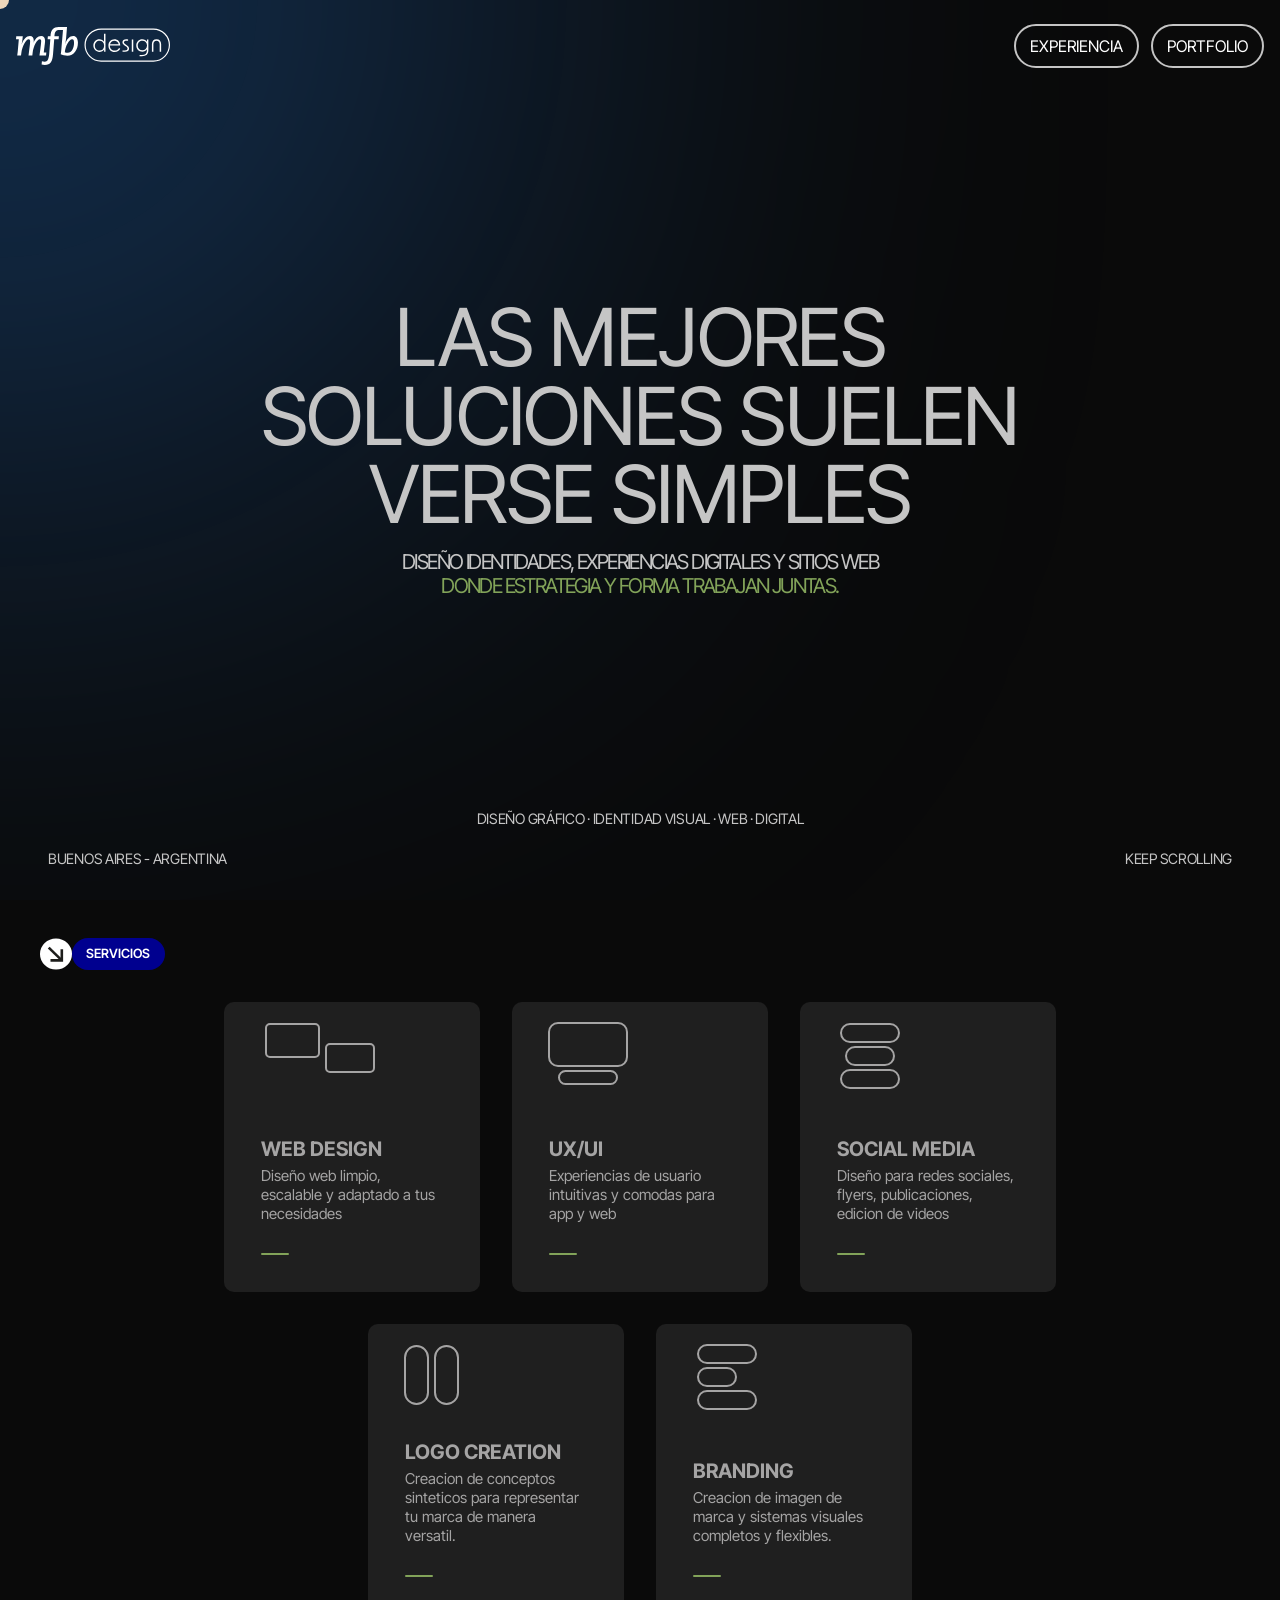
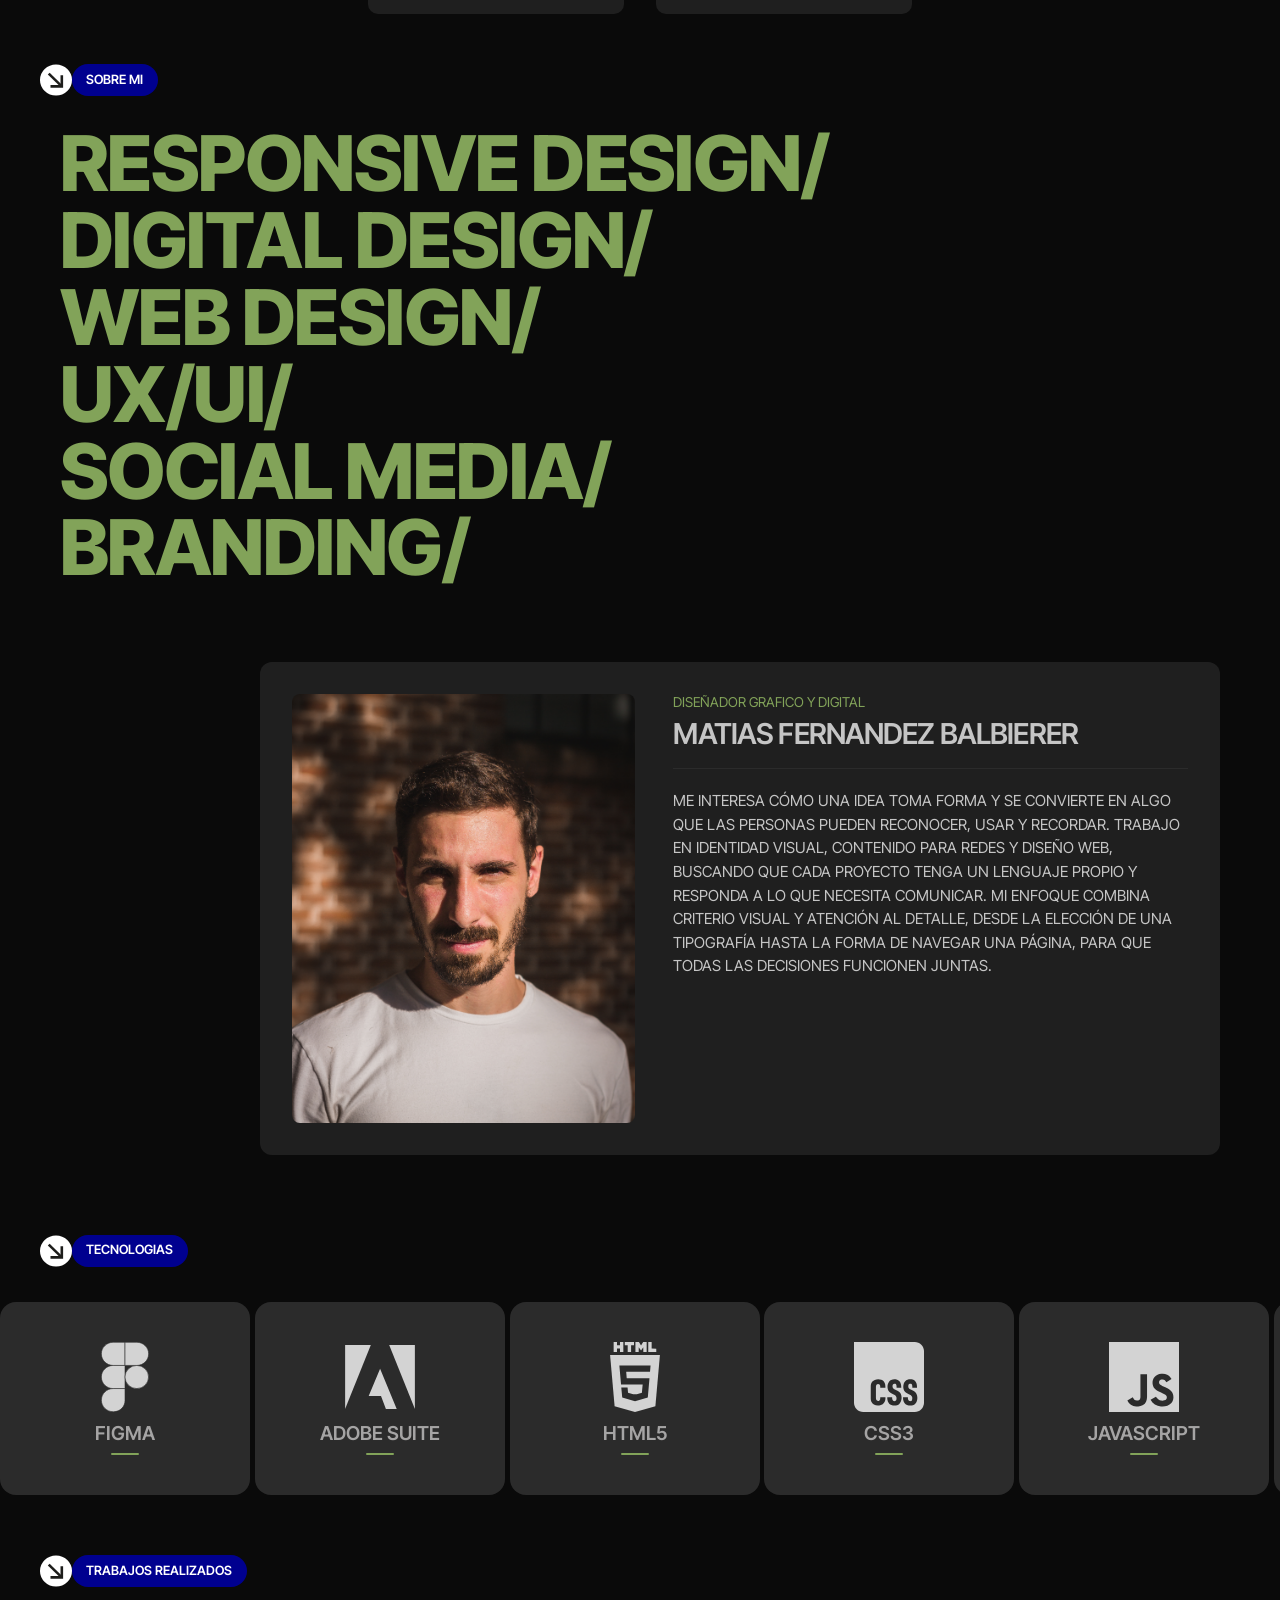
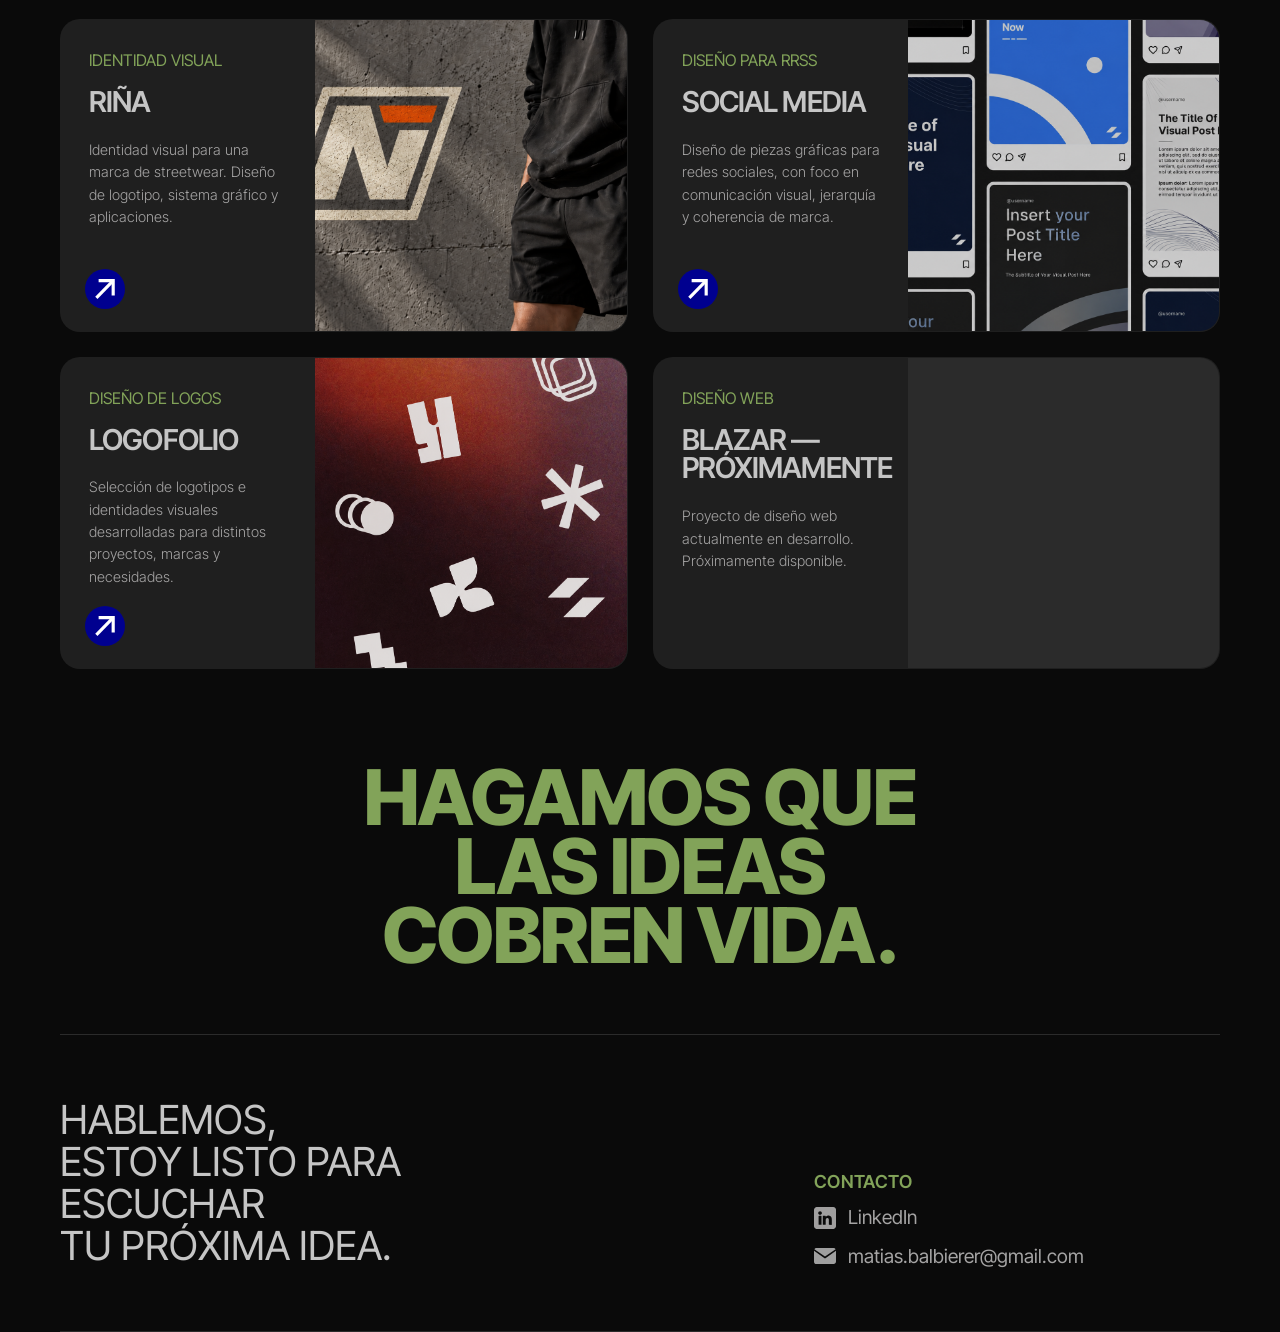
<file: index.html>
<!DOCTYPE html>
<html lang="es">

<head>
    <meta charset="UTF-8">
    <meta name="viewport" content="width=device-width, initial-scale=1.0">

    <meta name="description" content="Diseño gráfico y digital, identidad visual, social media y diseño web.">

    <link rel="canonical" href="https://mfbdesign.com/">

    <meta property="og:type" content="website">

    <meta property="og:url" content="https://mfbdesign.com/">

    <meta property="og:title" content="MFB Design | Diseño gráfico, identidad visual y web">

    <meta property="og:description"
        content="Diseño identidades, experiencias digitales y sitios web donde estrategia y forma trabajan juntas.">

    <meta property="og:image" content="https://mfbdesign.com/img/portada.og.png">

    <meta property="og:image:type" content="image/png">

    <meta property="og:image:width" content="1201">

    <meta property="og:image:height" content="628">

    <meta property="og:image:alt" content="Portada del portfolio de MFB Design">

    <meta name="twitter:card" content="summary_large_image">

    <title>MFB Design</title>

    <link rel="stylesheet" href="css/styles.css">
    <script src="js/cursor.js" defer></script>

    <link rel="icon" type="image/png" sizes="32x32" href="img/favicon_2.png?v=2">

    <link rel="preconnect" href="https://fonts.googleapis.com">
    <link rel="preconnect" href="https://fonts.gstatic.com" crossorigin>
    <link href="https://fonts.googleapis.com/css2?family=Inter+Tight:ital,wght@0,100..900;1,100..900&display=swap"
        rel="stylesheet">

</head>

<body>

    <header>
        <nav aria-label="Navegación principal">

            <a class="logo" href="index.html#inicio" aria-label="Ir al inicio">
                <img src="img/logo-marca-7.svg" alt="">
            </a>

            <button class="menu-toggle" type="button" aria-expanded="false" aria-controls="menu-principal"
                aria-label="Abrir menú">
                <span aria-hidden="true"></span>
                <span aria-hidden="true"></span>
                <span aria-hidden="true"></span>
            </button>

            <ul id="menu-principal">
                <li><a href="experiencia.html">EXPERIENCIA</a></li>
                <li><a href="#portfolio">PORTFOLIO</a></li>
            </ul>

        </nav>
    </header>

    <main>

        <section id="inicio" class="hero">

            <div class="glow"></div>

            <h1>
                LAS MEJORES SOLUCIONES SUELEN VERSE SIMPLES
                <span>
                    DISEÑO IDENTIDADES, EXPERIENCIAS DIGITALES Y SITIOS WEB
                    <span class="destacado">DONDE ESTRATEGIA Y FORMA TRABAJAN JUNTAS.</span>
                </span>

            </h1>

            <div class="hero-bottom">

                <p>BUENOS AIRES - ARGENTINA</p>
                <p> DISEÑO GRÁFICO · IDENTIDAD VISUAL · WEB · DIGITAL</p>
                <p>KEEP SCROLLING</p>

            </div>

        </section>

        <div class="cursor"></div>

        <section class="servicios">
            <!-- Servicios -->
            <h3 class="marcadores">
                <img class="marcador-icono" src="img/flecha-marcador.svg" alt="" aria-hidden="true">
                <span class="marcador-etiqueta">SERVICIOS</span>
            </h3>

            <section class="svc-card">

                <div class="servicio-card svc-1">

                    <div class="dcn">
                        <h3>WEB DESIGN</h3>
                        <p>Diseño web limpio, escalable y adaptado a tus necesidades </p>
                    </div>

                    <div class="animacion-1"></div>
                    <div class="animacion-2"></div>

                </div>

                <div class="servicio-card svc-2">

                    <div class="dcn">
                        <h3>UX/UI</h3>
                        <p>Experiencias de usuario intuitivas y comodas para app y web</p>
                    </div>

                    <div class="animacion-3"></div>
                    <div class="animacion-4"></div>

                </div>



                <div class="servicio-card svc-3">

                    <div class="dcn">
                        <h3>SOCIAL MEDIA</h3>
                        <p>Diseño para redes sociales, flyers, publicaciones, edicion de videos </p>
                    </div>

                    <div class="animacion-5"></div>
                    <div class="animacion-6"></div>
                    <div class="animacion-7"></div>

                </div>

                <div class="servicio-card svc-4">

                    <div class="dcn">
                        <h3>LOGO CREATION</h3>
                        <p>Creacion de conceptos sinteticos para representar tu marca de manera versatil.</p>
                    </div>

                    <div class="animacion-8"></div>
                    <div class="animacion-9"></div>

                </div>

                <div class="servicio-card svc-5">

                    <div class="dcn">
                        <h3>BRANDING</h3>
                        <p>Creacion de imagen de marca y sistemas visuales completos y flexibles.</p>
                    </div>


                    <div class="animacion-10"></div>
                    <div class="animacion-11"></div>
                    <div class="animacion-12"></div>

                </div>

            </section>


        </section>

        <section class="grid-container">


            <!-- Tecnologías -->
            <h3 class="marcadores">
                <img class="marcador-icono" src="img/flecha-marcador.svg" alt="" aria-hidden="true">
                <span class="marcador-etiqueta">SOBRE MI</span>
            </h3>

            <div class="descripcion-perfil">

                <div>
                    <h2 class="perfil-especialidades">
                        <span>RESPONSIVE DESIGN/</span>
                        <span>DIGITAL DESIGN/</span>
                        <span>WEB DESIGN/</span>
                        <span>UX/UI/</span>
                        <span>SOCIAL MEDIA/</span>
                        <span>BRANDING/</span>
                    </h2>
                </div>

                <div class="descripcion-perfil-2">

                    <img class="img-descripcion" src="img/mati.jpg" alt="Retrato de Matías Fernández Balbierer"
                        height="400" width="350">

                    <div class="descripcion-texto">

                        <div>
                            <h4>
                                DISEÑADOR GRAFICO Y DIGITAL
                            </h4>

                            <h3>
                                MATIAS FERNANDEZ BALBIERER
                            </h3>
                        </div>
                        <p>
                            ME INTERESA CÓMO UNA IDEA TOMA FORMA Y SE CONVIERTE EN ALGO QUE LAS PERSONAS PUEDEN
                            RECONOCER, USAR Y RECORDAR. TRABAJO EN IDENTIDAD VISUAL, CONTENIDO PARA REDES Y DISEÑO WEB,
                            BUSCANDO QUE CADA PROYECTO TENGA UN LENGUAJE PROPIO Y RESPONDA A LO QUE NECESITA COMUNICAR.
                            MI ENFOQUE COMBINA CRITERIO VISUAL Y ATENCIÓN AL DETALLE, DESDE LA ELECCIÓN DE UNA
                            TIPOGRAFÍA
                            HASTA LA FORMA DE NAVEGAR UNA PÁGINA, PARA QUE TODAS LAS DECISIONES FUNCIONEN JUNTAS.
                        </p>
                    </div>
                </div>
            </div>

        </section>



        <section class="card-tecnologias">

            <!-- Trabajos -->
            <h3 class="marcadores">
                <img class="marcador-icono" src="img/flecha-marcador.svg" alt="" aria-hidden="true">
                <span class="marcador-etiqueta">TECNOLOGIAS</span>
            </h3>


            <div class="tecnologias-marquee">
                <div class="tecnologias-track">

                    <div class="tech-card">
                        <img src="img/figma_2.svg" alt="Logo de Figma">
                        <p class="tool">FIGMA</p>

                    </div>

                    <div class="tech-card">
                        <img src="img/adobe.svg" alt="Logo de Adobe">
                        <p class="tool">ADOBE SUITE</p>

                    </div>

                    <div class="tech-card">
                        <img src="img/html.svg" alt="Logo de HTML5">
                        <p class="tool">HTML5</p>

                    </div>

                    <div class="tech-card">
                        <img src="img/css.svg" alt="Logo de CSS3">
                        <p class="tool">CSS3</p>

                    </div>

                    <div class="tech-card">
                        <img src="img/javascript.svg" alt="Logo de JavaScript">
                        <p class="tool">JAVASCRIPT</p>

                    </div>

                    <div class="tech-card">
                        <img src="img/bootstrap.svg" alt="Logo de Bootstrap">
                        <p class="tool">BOOTSTRAP</p>

                    </div>

                    <div class="tech-card">
                        <img src="img/wordpress_1.svg" alt="Logo de WordPress">
                        <p class="tool">WORDPRESS</p>

                    </div>
                    <div class="tech-card" aria-hidden="true">
                        <img src="img/figma_2.svg" alt="Logo de Figma">
                        <p class="tool">FIGMA</p>

                    </div>

                    <div class="tech-card" aria-hidden="true">
                        <img src="img/adobe.svg" alt="Logo de Adobe">
                        <p class="tool">ADOBE SUITE</p>

                    </div>

                    <div class="tech-card" aria-hidden="true">
                        <img src="img/html.svg" alt="Logo de HTML5">
                        <p class="tool">HTML5</p>

                    </div>

                    <div class="tech-card" aria-hidden="true">
                        <img src="img/css.svg" alt="Logo de CSS3">
                        <p class="tool">CSS3</p>

                    </div>

                    <div class="tech-card" aria-hidden="true">
                        <img src="img/javascript.svg" alt="Logo de JavaScript">
                        <p class="tool">JAVASCRIPT</p>

                    </div>

                    <div class="tech-card" aria-hidden="true">
                        <img src="img/bootstrap.svg" alt="Logo de Bootstrap">
                        <p class="tool">BOOTSTRAP</p>

                    </div>

                    <div class="tech-card" aria-hidden="true">
                        <img src="img/wordpress_1.svg" alt="Logo de WordPress">
                        <p class="tool">WORDPRESS</p>

                    </div>

                    <div class="tech-card" aria-hidden="true">
                        <img src="img/figma_2.svg" alt="Logo de Figma">
                        <p class="tool">FIGMA</p>

                    </div>

                    <div class="tech-card" aria-hidden="true">
                        <img src="img/adobe.svg" alt="Logo de Adobe">
                        <p class="tool">ADOBE SUITE</p>

                    </div>

                    <div class="tech-card" aria-hidden="true">
                        <img src="img/html.svg" alt="Logo de HTML5">
                        <p class="tool">HTML5</p>

                    </div>

                    <div class="tech-card" aria-hidden="true">
                        <img src="img/css.svg" alt="Logo de CSS3">
                        <p class="tool">CSS3</p>

                    </div>

                    <div class="tech-card" aria-hidden="true">
                        <img src="img/javascript.svg" alt="Logo de JavaScript">
                        <p class="tool">JAVASCRIPT</p>

                    </div>

                    <div class="tech-card" aria-hidden="true">
                        <img src="img/bootstrap.svg" alt="Logo de Bootstrap">
                        <p class="tool">BOOTSTRAP</p>

                    </div>

                    <div class="tech-card" aria-hidden="true">
                        <img src="img/wordpress_1.svg" alt="Logo de WordPress">
                        <p class="tool">WORDPRESS</p>

                    </div>
                </div>
            </div>
        </section>



        <section id="portfolio" class="portfolio">

            <h3 class="marcadores">
                <img class="marcador-icono" src="img/flecha-marcador.svg" alt="" aria-hidden="true">
                <span class="marcador-etiqueta">TRABAJOS REALIZADOS</span>
            </h3>

            <article class="trabajos-grid">

                <a href="riña.html">

                    <div class="trabajo-card">

                        <div class="card-content">

                            <p class="trabajo-categoria">
                                IDENTIDAD VISUAL
                            </p>

                            <h3>RIÑA</h3>

                            <p class="trabajo-descripcion">
                                Identidad visual para una marca de streetwear.
                                Diseño de logotipo, sistema gráfico y aplicaciones.
                            </p>

                            <div class="arrow-ctn">
                                <img class="arrow-w" src="img/arrow-w_1.svg" alt="">
                                <img class="arrow-b" src="img/arrow-w_1.svg" alt="">
                            </div>

                        </div>

                        <img class="trabajo-imagen" src="img/portada-riña-2.png" alt="Proyecto de identidad visual RIÑA"
                            height="280" width="500">

                    </div>
                </a>




                <a href="redessociales.html">
                    <div class="trabajo-card">

                        <div class="card-content">

                            <p class="trabajo-categoria">
                                DISEÑO PARA RRSS
                            </p>

                            <h3>SOCIAL MEDIA</h3>

                            <p class="trabajo-descripcion">
                                Diseño de piezas gráficas para redes sociales, con foco en comunicación visual,
                                jerarquía y coherencia de marca.
                            </p>

                            <div class="arrow-ctn">
                                <img class="arrow-w" src="img/arrow-w_1.svg" alt="">
                                <img class="arrow-b" src="img/arrow-w_1.svg" alt="">
                            </div>

                        </div>

                        <img class="trabajo-imagen" src="img/social-media.png" alt="Proyecto de identidad visual RIÑA">

                    </div>

                </a>

                <a href="logofolio.html">

                    <div class="trabajo-card">

                        <div class="card-content">

                            <p class="trabajo-categoria">
                                DISEÑO DE LOGOS
                            </p>

                            <h3>LOGOFOLIO</h3>

                            <p class="trabajo-descripcion">
                                Selección de logotipos e identidades visuales desarrolladas para distintos proyectos,
                                marcas y necesidades.
                            </p>

                            <div class="arrow-ctn">
                                <img class="arrow-w" src="img/arrow-w_1.svg" alt="">
                                <img class="arrow-b" src="img/arrow-w_1.svg" alt="">
                            </div>

                        </div>

                        <img class="trabajo-imagen" src="img/logofolio-3.png" alt="Proyecto de identidad visual RIÑA">

                    </div>

                </a>

                <div class="trabajo-pendiente">

                    <div class="trabajo-card">

                        <div class="card-content">

                            <p class="trabajo-categoria">
                                DISEÑO WEB
                            </p>

                            <h3>BLAZAR — PRÓXIMAMENTE</h3>

                            <p class="trabajo-descripcion">
                                Proyecto de diseño web actualmente en desarrollo.
                                Próximamente disponible.
                            </p>

                        </div>

                        <div class="trabajo-imagen trabajo-imagen--proximamente" aria-hidden="true"></div>

                    </div>

                </div>

            </article>

        </section>

        <section class="texto-footer">

            <h2>
                <span>HAGAMOS QUE</span>
                <span>LAS IDEAS</span>
                <span>COBREN VIDA.</span>
            </h2>


        </section>

    </main>




    <footer>

        <div class="footer-grid">

            <h2>
                <span class="linea-footer">HABLEMOS,</span>
                <span class="linea-footer">ESTOY LISTO PARA ESCUCHAR</span>
                <span class="linea-footer">TU PRÓXIMA IDEA.</span>
            </h2>

            <div class="footer-contactos">

                <p class="footer-contactos__titulo">
                    CONTACTO
                </p>

                <div class="footer-links">

                    <a class="footer-contacto" href="https://www.linkedin.com/in/matiasbalbierer/" target="_blank"
                        rel="noopener noreferrer">
                        <img class="footer-contacto__icono" src="img/linkedin.svg" alt="">

                        <span>LinkedIn</span>
                    </a>

                    <a class="footer-contacto" href="mailto:matias.balbierer@gmail.com">
                        <img class="footer-contacto__icono" src="img/mail.svg" alt="">

                        <span>matias.balbierer@gmail.com</span>
                    </a>

                </div>

            </div>

        </div>

    </footer>

</body>

</html>
</file>
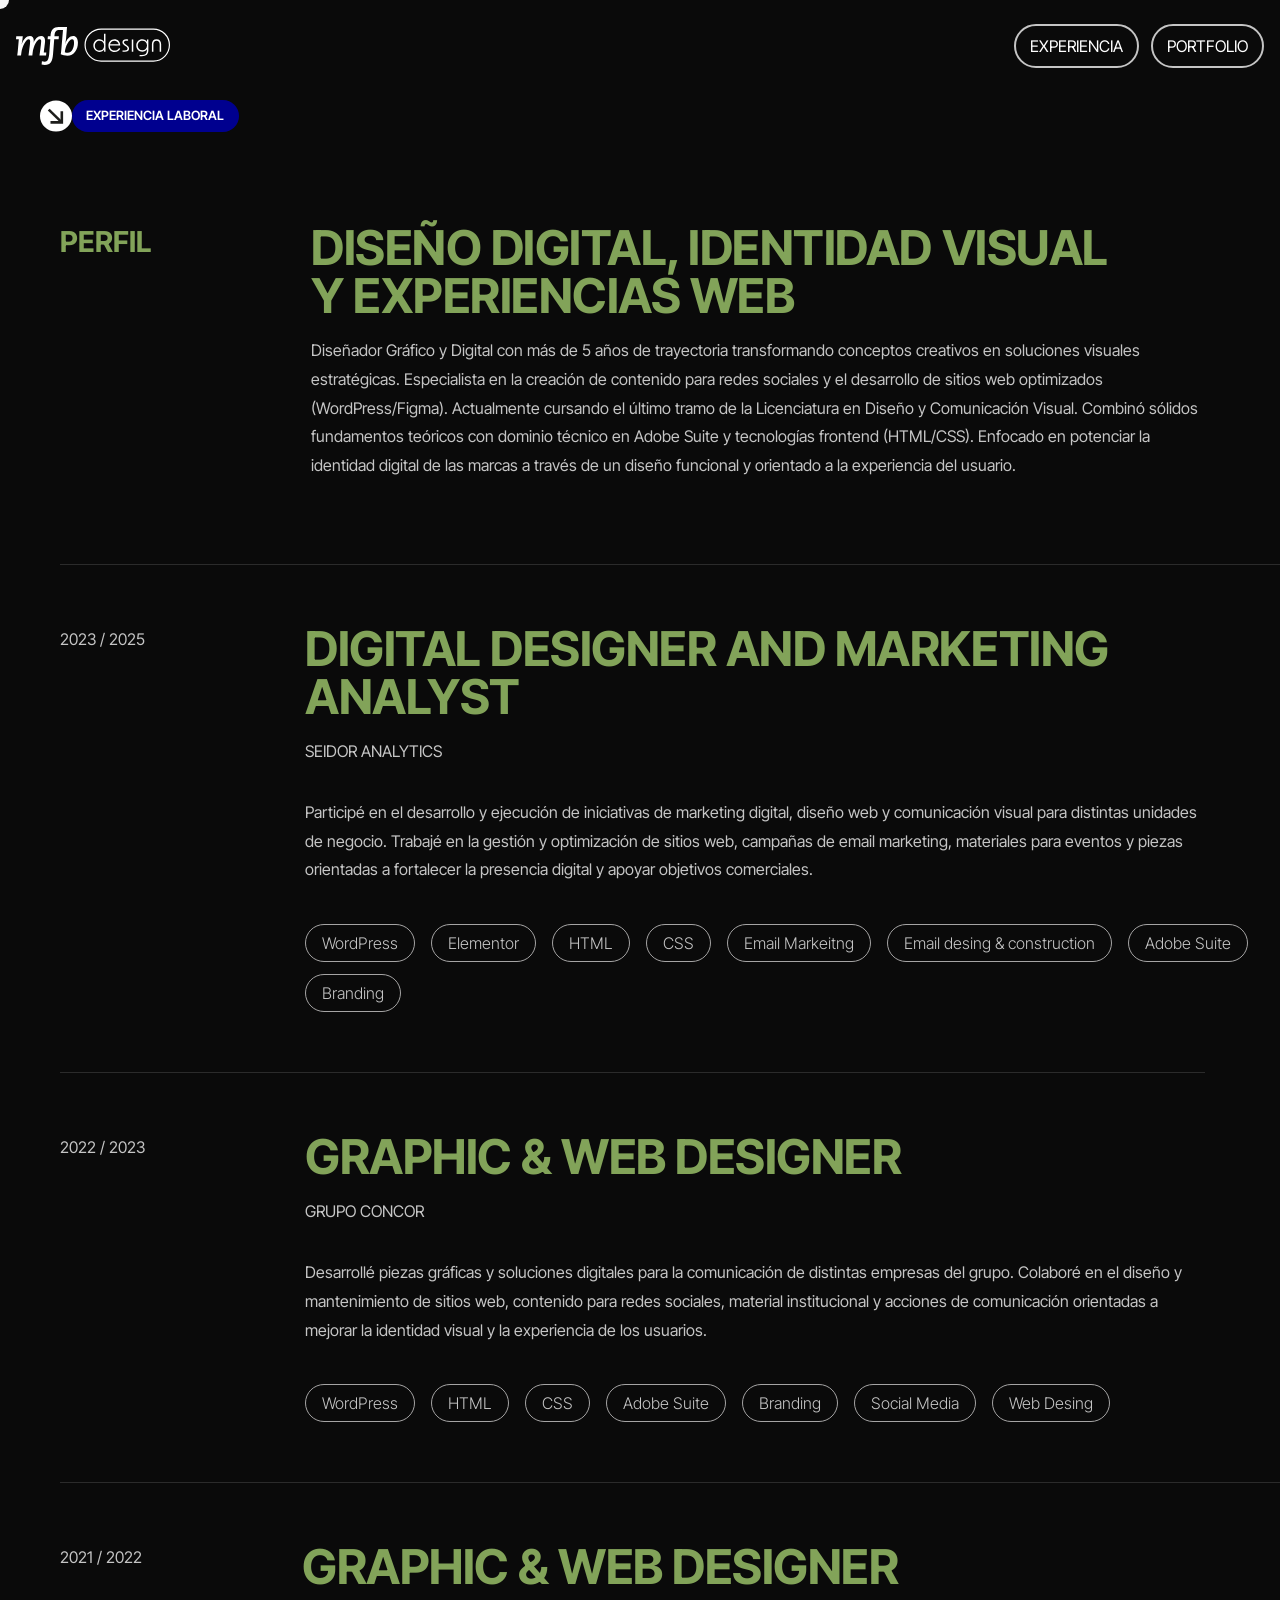
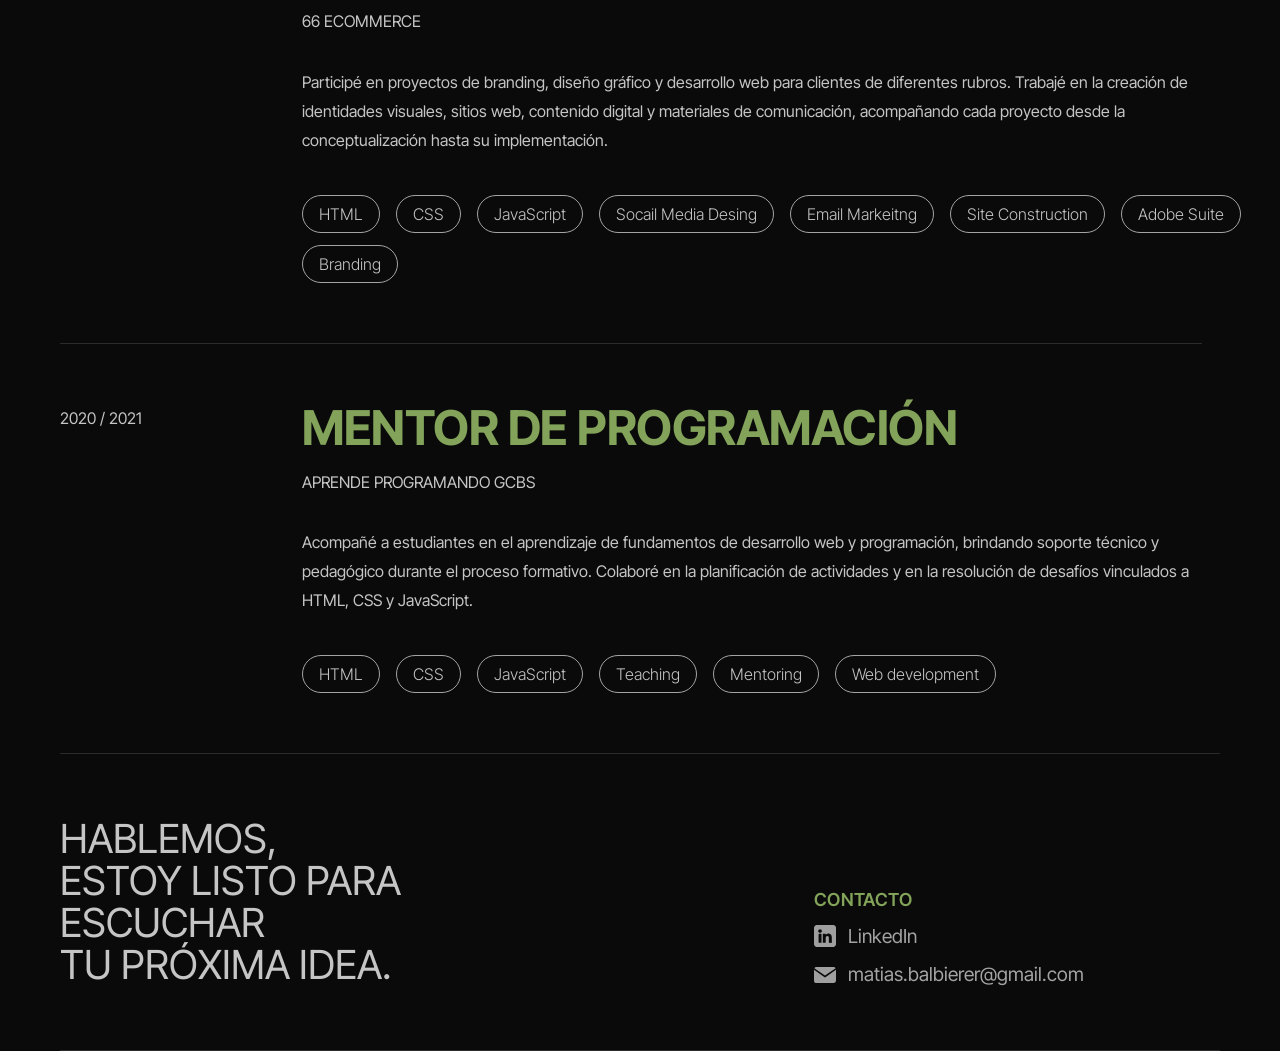
<file: experiencia.html>
<!DOCTYPE html>
<html lang="es">

<head>
    <meta charset="UTF-8">
    <meta name="viewport" content="width=device-width, initial-scale=1.0">
    <title>Experiencia laboral</title>
    <link rel="stylesheet" href="css/styles.css">
    <script src="js/cursor.js" defer></script>

    <link rel="icon" type="image/png" sizes="32x32" href="img/favicon_2.png?v=2">

    <link rel="preconnect" href="https://fonts.googleapis.com">
    <link rel="preconnect" href="https://fonts.gstatic.com" crossorigin>

    <link href="https://fonts.googleapis.com/css2?family=Inter+Tight:ital,wght@0,100..900;1,100..900&display=swap"
        rel="stylesheet">
</head>

<body>

    <header>
        <nav aria-label="Navegación principal">

            <a class="logo" href="index.html#inicio" aria-label="Ir al inicio">
                <img src="img/logo-marca-7.svg" alt="">
            </a>

            <button class="menu-toggle" type="button" aria-expanded="false" aria-controls="menu-principal"
                aria-label="Abrir menú">
                <span aria-hidden="true"></span>
                <span aria-hidden="true"></span>
                <span aria-hidden="true"></span>
            </button>

            <ul id="menu-principal">
                <li><a href="experiencia.html">EXPERIENCIA</a></li>
                <li><a href="index.html#portfolio">PORTFOLIO</a></li>
            </ul>

        </nav>
    </header>

    <div class="cursor"></div>

    <main>
        <section class="experiencias">

            <!-- Página Experiencia -->
            <h3 class="marcadores">
                <img class="marcador-icono" src="img/flecha-marcador.svg" alt="" aria-hidden="true">
                <span class="marcador-etiqueta">EXPERIENCIA LABORAL</span>
            </h3>

            <article>

                <h2>PERFIL</h2>

                <div>

                    <h3>DISEÑO DIGITAL, IDENTIDAD VISUAL <br> Y EXPERIENCIAS WEB </h3>

                    <p class="tareas">

                        Diseñador Gráfico y Digital con más de 5 años de trayectoria transformando conceptos creativos
                        en
                        soluciones visuales estratégicas. Especialista en la creación de contenido para redes sociales y
                        el
                        desarrollo de sitios web optimizados (WordPress/Figma). Actualmente cursando el último tramo de
                        la
                        Licenciatura en Diseño y Comunicación Visual. Combinó sólidos fundamentos teóricos con dominio
                        técnico
                        en Adobe Suite y tecnologías frontend (HTML/CSS). Enfocado en potenciar la identidad digital de
                        las
                        marcas a través de un diseño funcional y orientado a la experiencia del usuario.</p>
                </div>

            </article>

            <article>

                <p class="fecha">2023 / 2025</p>

                <div>

                    <h3>DIGITAL DESIGNER AND MARKETING ANALYST</h3>

                    <p class="empresa">SEIDOR ANALYTICS</p>

                    <p class="tareas">Participé en el desarrollo y ejecución de iniciativas de marketing digital, diseño
                        web y
                        comunicación visual para distintas unidades de negocio. Trabajé en la gestión y optimización de
                        sitios web, campañas de email marketing, materiales para eventos y piezas orientadas a
                        fortalecer la presencia digital y apoyar objetivos comerciales.</p>

                    <ul class="skill-tag">
                        <li>WordPress</li>

                        <li> Elementor </li>

                        <li> HTML </li>

                        <li> CSS </li>

                        <li> Email Markeitng </li>

                        <li>Email desing & construction</li>

                        <li> Adobe Suite </li>

                        <li> Branding </li>
                    </ul>
                </div>

            </article>

            <article>

                <p class="fecha">2022 / 2023</p>

                <div class="tareas-empresa">

                    <h3>GRAPHIC & WEB DESIGNER</h3>

                    <p class="empresa">GRUPO CONCOR</p>

                    <p class="tareas">Desarrollé piezas gráficas y soluciones digitales para la comunicación de
                        distintas empresas del
                        grupo. Colaboré en el diseño y mantenimiento de sitios web, contenido para redes sociales,
                        material institucional y acciones de comunicación orientadas a mejorar la identidad visual y la
                        experiencia de los usuarios.</p>

                    <ul class="skill-tag">
                        <li>WordPress</li>

                        <li> HTML </li>

                        <li> CSS </li>

                        <li> Adobe Suite </li>

                        <li> Branding </li>

                        <li> Social Media </li>

                        <li> Web Desing </li>

                    </ul>
                </div>

            </article>


            <article>

                <p class="fecha">2021 / 2022</p>

                <div class="tareas-empresa">
                    <h3>GRAPHIC & WEB DESIGNER</h3>

                    <p class="empresa">66 ECOMMERCE</p>

                    <p class="tareas">Participé en proyectos de branding, diseño gráfico y desarrollo web para clientes
                        de diferentes
                        rubros. Trabajé en la creación de identidades visuales, sitios web, contenido digital y
                        materiales de comunicación, acompañando cada proyecto desde la conceptualización hasta su
                        implementación.</p>

                    <ul class="skill-tag">

                        <li>HTML</li>

                        <li> CSS </li>

                        <li> JavaScript </li>

                        <li> Socail Media Desing </li>

                        <li> Email Markeitng </li>

                        <li> Site Construction </li>

                        <li> Adobe Suite </li>

                        <li> Branding </li>
                    </ul>
                </div>

            </article>


            <article>

                <p class="fecha">2020 / 2021</p>

                <div class="tareas-empresa">
                    <h3>MENTOR DE PROGRAMACIÓN</h3>

                    <p class="empresa">APRENDE PROGRAMANDO GCBS</p>

                    <p class="tareas"> Acompañé a estudiantes en el aprendizaje de fundamentos de desarrollo web y
                        programación,
                        brindando soporte técnico y pedagógico durante el proceso formativo. Colaboré en la
                        planificación de actividades y en la resolución de desafíos vinculados a HTML, CSS y JavaScript.
                    </p>

                    <ul class="skill-tag">

                        <li>HTML</li>

                        <li> CSS </li>

                        <li> JavaScript </li>

                        <li> Teaching </li>

                        <li> Mentoring </li>

                        <li>Web development</li>

                    </ul>
                </div>

            </article>

        </section>

    </main>

    <footer>

        <div class="footer-grid">

            <h2>
                <span class="linea-footer">HABLEMOS,</span>
                <span class="linea-footer">ESTOY LISTO PARA ESCUCHAR</span>
                <span class="linea-footer">TU PRÓXIMA IDEA.</span>
            </h2>

            <div class="footer-contactos">

                <p class="footer-contactos__titulo">
                    CONTACTO
                </p>

                <div class="footer-links">

                    <a class="footer-contacto" href="https://www.linkedin.com/in/matiasbalbierer/" target="_blank"
                        rel="noopener noreferrer">
                        <img class="footer-contacto__icono" src="img/linkedin.svg" alt="">

                        <span>LinkedIn</span>
                    </a>

                    <a class="footer-contacto" href="mailto:matias.balbierer@gmail.com">
                        <img class="footer-contacto__icono" src="img/mail.svg" alt="">

                        <span>matias.balbierer@gmail.com</span>
                    </a>

                </div>

            </div>

        </div>

    </footer>

</body>

</html>
</file>
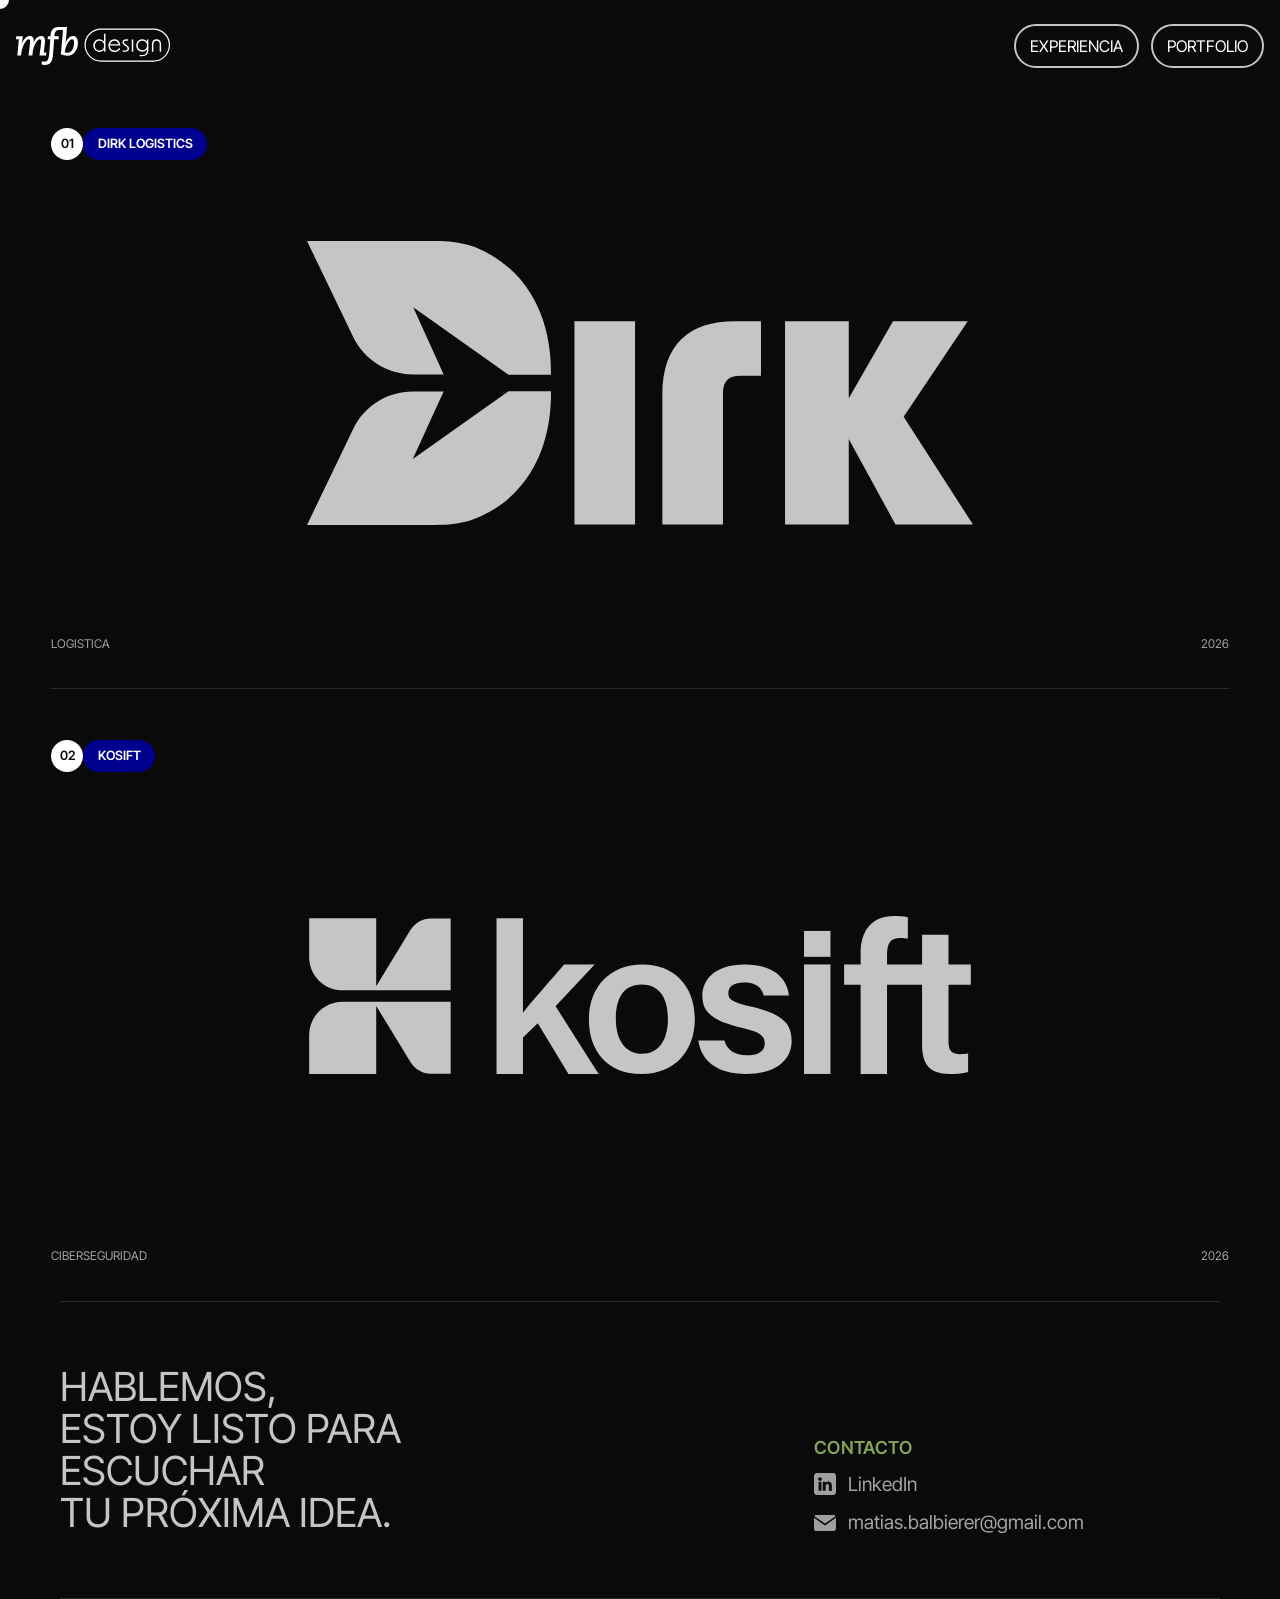
<file: logofolio.html>
<!DOCTYPE html>
<html lang="es">

<head>
    <meta charset="UTF-8">
    <meta name="viewport" content="width=device-width, initial-scale=1.0">
    <title>Logofolio</title>
    <link rel="stylesheet" href="css/styles.css">

    <script src="js/cursor.js" defer></script>

    <link rel="icon" type="image/png" sizes="32x32" href="img/favicon_2.png?v=2">

    <link rel="preconnect" href="https://fonts.googleapis.com">
    <link rel="preconnect" href="https://fonts.gstatic.com" crossorigin>
    <link
        href="https://fonts.googleapis.com/css2?family=Bebas+Neue&family=Inter+Tight:ital,wght@0,100..900;1,100..900&display=swap"
        rel="stylesheet">


</head>

<body>


    <div class="cursor" aria-hidden="true"></div>

    <header>
        <nav aria-label="Navegación principal">

            <a class="logo" href="index.html#inicio" aria-label="Ir al inicio">
                <img src="img/logo-marca-7.svg" alt="">
            </a>

            <button class="menu-toggle" type="button" aria-expanded="false" aria-controls="menu-principal"
                aria-label="Abrir menú">
                <span aria-hidden="true"></span>
                <span aria-hidden="true"></span>
                <span aria-hidden="true"></span>
            </button>

            <ul id="menu-principal">
                <li><a href="experiencia.html">EXPERIENCIA</a></li>
                <li><a href="index.html#portfolio">PORTFOLIO</a></li>
            </ul>

        </nav>
    </header>

    <main class="logofolio">

        <h1 class="solo-lectura">
            Logofolio
        </h1>

        <article class="logofolio-pieza logofolio-pieza--primera" aria-labelledby="nombre-logo-01">
            <div class="logofolio-pieza__capsula">

                <span class="logofolio-pieza__numero" aria-hidden="true">
                    01
                </span>

                <h2 id="nombre-logo-01" class="logofolio-pieza__nombre">
                    Dirk Logistics
                </h2>

            </div>

            <figure class="logofolio-pieza__presentacion">
                <img class="logofolio-pieza__logo" src="img/dirk.svg" alt="dirk logistics">
            </figure>

            <div class="logofolio-pieza__datos">

                <p class="logofolio-pieza__dato">
                    Logistica
                </p>

                <p class="logofolio-pieza__dato">
                    2026
                </p>

            </div>

            <span class="logofolio-pieza__separador" aria-hidden="true"></span>

            <span class="logofolio-pieza__separador" aria-hidden="true"></span>

        </article>


        <article class="logofolio-pieza" aria-labelledby="nombre-logo-02">
            <div class="logofolio-pieza__capsula">

                <span class="logofolio-pieza__numero" aria-hidden="true">
                    02
                </span>

                <h2 id="nombre-logo-02" class="logofolio-pieza__nombre">
                    KOSIFT
                </h2>

            </div>

            <figure class="logofolio-pieza__presentacion">
                <img class="logofolio-pieza__logo" src="img/kosift.svg" alt="Logotipo de Kosift Cybersecurity"
                    loading="lazy">
            </figure>

            <div class="logofolio-pieza__datos">

                <p class="logofolio-pieza__dato">
                    CIBERSEGURIDAD
                </p>

                <p class="logofolio-pieza__dato">
                    2026
                </p>

            </div>

            <span class="logofolio-pieza__separador" aria-hidden="true"></span>

            <span class="logofolio-pieza__separador" aria-hidden="true"></span>

        </article>

    </main>

    <footer>

        <div class="footer-grid">

            <h2>
                <span class="linea-footer">HABLEMOS,</span>
                <span class="linea-footer">ESTOY LISTO PARA ESCUCHAR</span>
                <span class="linea-footer">TU PRÓXIMA IDEA.</span>
            </h2>

            <div class="footer-contactos">

                <p class="footer-contactos__titulo">
                    CONTACTO
                </p>

                <div class="footer-links">

                    <a class="footer-contacto" href="https://www.linkedin.com/in/matiasbalbierer/" target="_blank"
                        rel="noopener noreferrer">
                        <img class="footer-contacto__icono" src="img/linkedin.svg" alt="">

                        <span>LinkedIn</span>
                    </a>

                    <a class="footer-contacto" href="mailto:matias.balbierer@gmail.com">
                        <img class="footer-contacto__icono" src="img/mail.svg" alt="">

                        <span>matias.balbierer@gmail.com</span>
                    </a>

                </div>

            </div>

        </div>

    </footer>

</body>

</html>
</file>
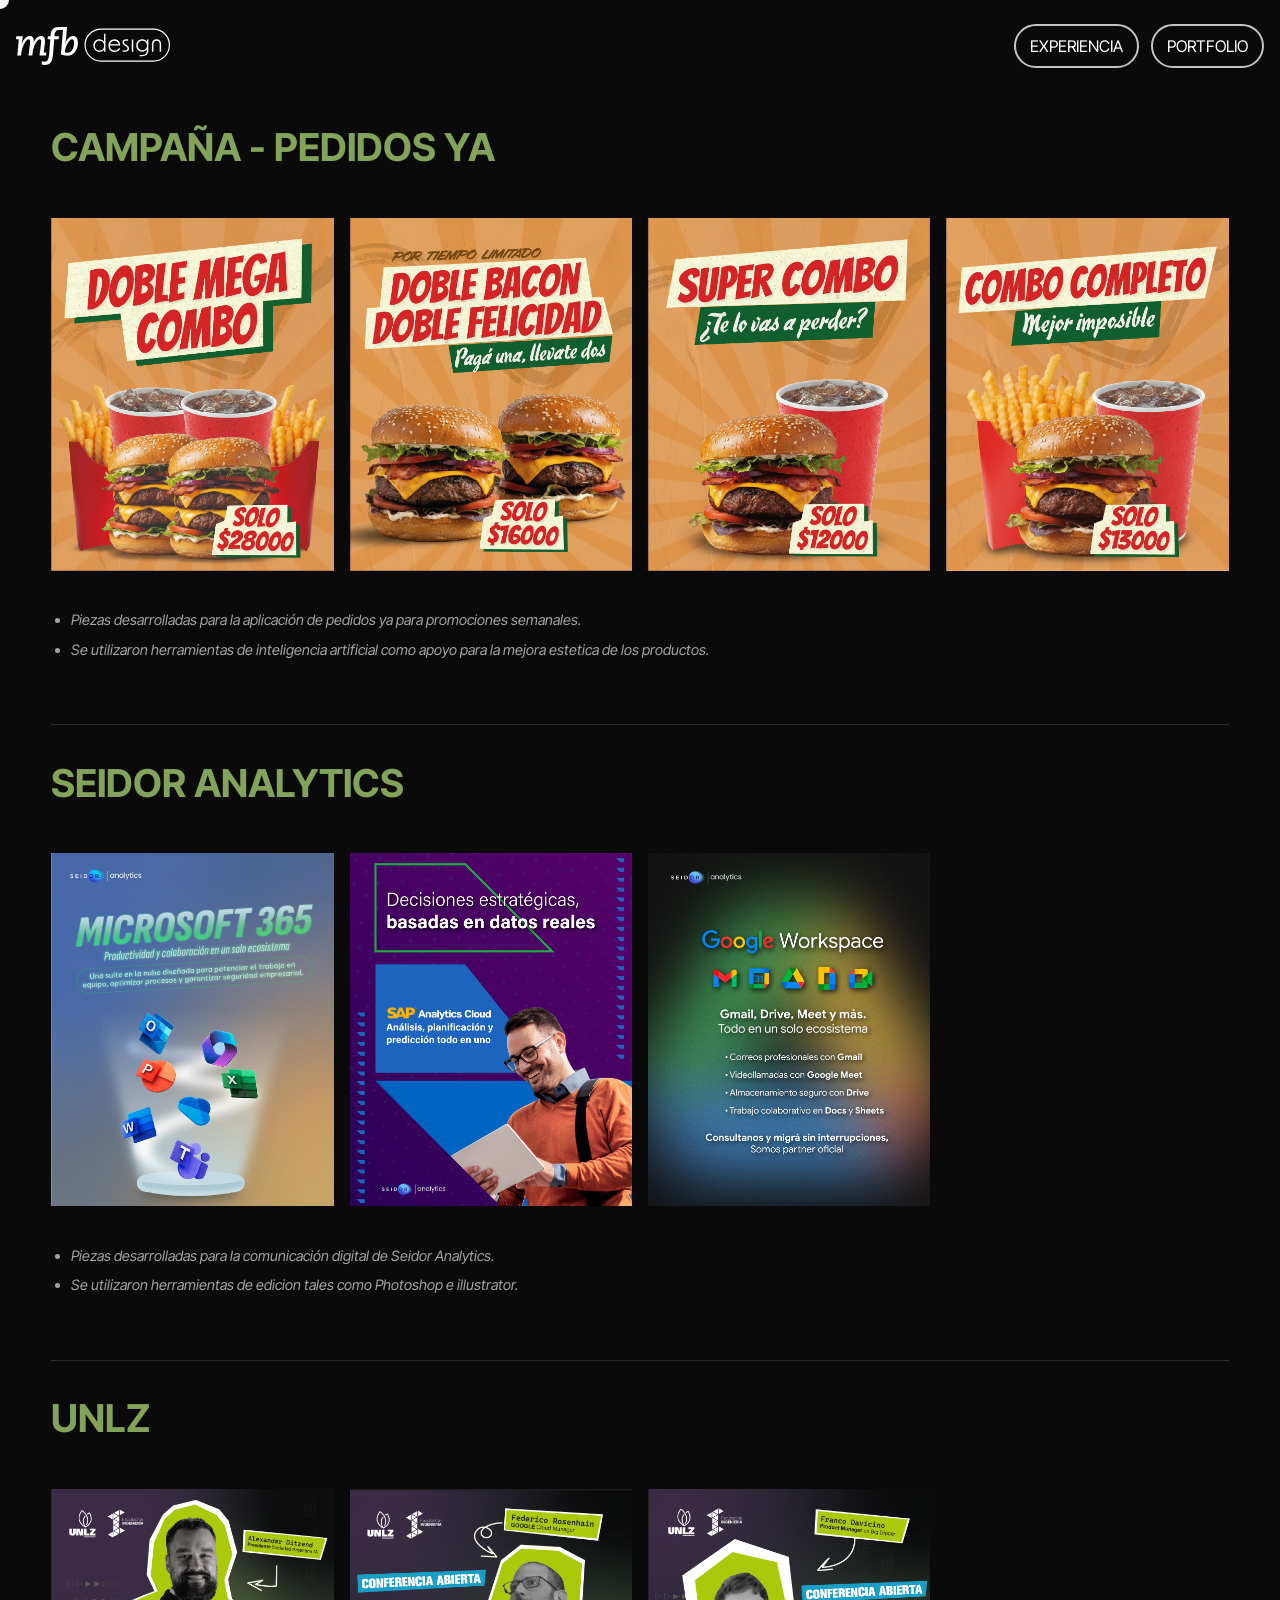
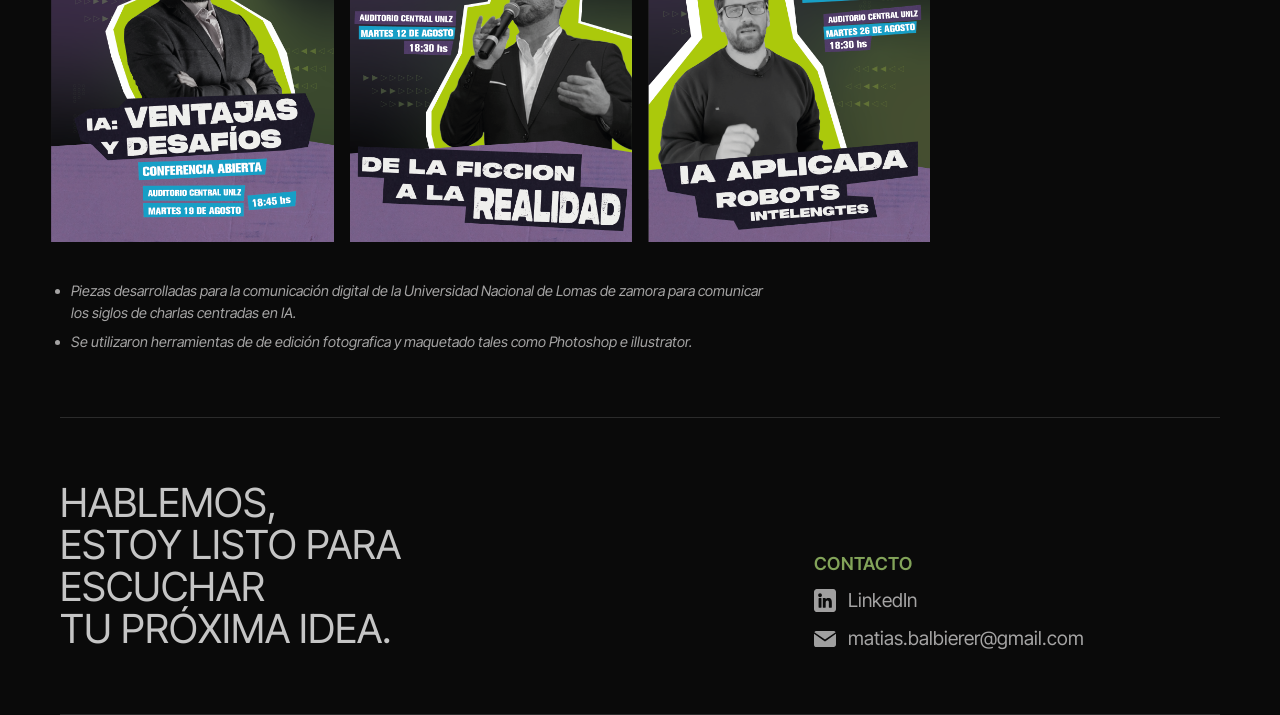
<file: redessociales.html>
<!DOCTYPE html>
<html lang="es">

<head>
    <meta charset="UTF-8">
    <meta name="viewport" content="width=device-width, initial-scale=1.0">
    <title>Redes Sociales</title>
    <link rel="stylesheet" href="css/styles.css">

    <script src="js/cursor.js" defer></script>

    <link rel="icon" type="image/png" sizes="32x32" href="img/favicon_2.png?v=2">

    <link rel="preconnect" href="https://fonts.googleapis.com">
    <link rel="preconnect" href="https://fonts.gstatic.com" crossorigin>
    <link
        href="https://fonts.googleapis.com/css2?family=Bebas+Neue&family=Inter+Tight:ital,wght@0,100..900;1,100..900&display=swap"
        rel="stylesheet">


</head>

<body>

    <div class="cursor" aria-hidden="true"></div>

    <header>
        <nav aria-label="Navegación principal">

            <a class="logo" href="index.html#inicio" aria-label="Ir al inicio">
                <img src="img/logo-marca-7.svg" alt="">
            </a>

            <button class="menu-toggle" type="button" aria-expanded="false" aria-controls="menu-principal"
                aria-label="Abrir menú">
                <span aria-hidden="true"></span>
                <span aria-hidden="true"></span>
                <span aria-hidden="true"></span>
            </button>

            <ul id="menu-principal">
                <li><a href="experiencia.html">EXPERIENCIA</a></li>
                <li><a href="index.html#portfolio">PORTFOLIO</a></li>
            </ul>

        </nav>
    </header>

    <main class="social-media">

        <h1 class="solo-lectura">
            Proyectos de diseño para redes sociales
        </h1>

        <section class="social-proyecto">

            <div class="social-proyecto__contenido">

                <h2 class="social-proyecto__titulo">
                    CAMPAÑA - PEDIDOS YA
                </h2>

                <div class="social-proyecto__galeria">

                    <figure class="social-proyecto__pieza">
                        <img src="img/Mesa de trabajo 3.png" width="1080" height="1350" loading="lazy">
                    </figure>

                    <figure class="social-proyecto__pieza">
                        <img src="img/Version final.png" alt="Flyer de Seidor Analytics" width="1080" height="1350"
                            loading="lazy">
                    </figure>

                    <figure class="social-proyecto__pieza">
                        <img src="img/Version final_1.png" alt="Flyer de Seidor Analytics" width="1080" height="1350"
                            loading="lazy">
                    </figure>

                    <figure class="social-proyecto__pieza">
                        <img src="img/Vetrsion final.png" alt="Flyer de Seidor Analytics" width="1080" height="1350"
                            loading="lazy">
                    </figure>

                </div>

                <ul class="social-proyecto__descripcion">
                    <li>
                        Piezas desarrolladas para la aplicación de pedidos ya para promociones semanales.
                    </li>

                    <li>
                        Se utilizaron herramientas de inteligencia artificial como apoyo para la mejora estetica de los productos.
                    </li>
                </ul>

            </div>

        </section>


        <section class="social-proyecto">

            <div class="social-proyecto__contenido">

                <h2 class="social-proyecto__titulo">
                    SEIDOR ANALYTICS
                </h2>

                <div class="social-proyecto__galeria">

                    <figure class="social-proyecto__pieza">
                        <img src="img/seidor-Analytics-1.jpg" width="1080" height="1350" loading="lazy">
                    </figure>

                    <figure class="social-proyecto__pieza">
                        <img src="img/seidor-analytics-2.jpg" alt="Flyer de Seidor Analytics" width="1080" height="1350"
                            loading="lazy">
                    </figure>

                    <figure class="social-proyecto__pieza">
                        <img src="img/seidor-analytics-3.jpg" alt="Flyer de Seidor Analytics" width="1080" height="1350"
                            loading="lazy">
                    </figure>

                </div>

                <ul class="social-proyecto__descripcion">
                    <li>
                        Piezas desarrolladas para la comunicación digital de Seidor Analytics.
                    </li>

                    <li>
                        Se utilizaron herramientas de edicion tales como Photoshop e illustrator.
                    </li>
                </ul>

            </div>

        </section>

                <section class="social-proyecto">

            <div class="social-proyecto__contenido">

                <h2 class="social-proyecto__titulo">
                    UNLZ 
                </h2>

                <div class="social-proyecto__galeria">

                    <figure class="social-proyecto__pieza">
                        <img src="img/unlz.png" width="1080" height="1350" loading="lazy">
                    </figure>

                    <figure class="social-proyecto__pieza">
                        <img src="img/unlz-2.png" alt="Flyer de Seidor Analytics" width="1080" height="1350"
                            loading="lazy">
                    </figure>

                    <figure class="social-proyecto__pieza">
                        <img src="img/unlz-3.png" alt="Flyer de Seidor Analytics" width="1080" height="1350"
                            loading="lazy">
                    </figure>

                </div>

                <ul class="social-proyecto__descripcion">
                    <li>
                        Piezas desarrolladas para la comunicación digital de la Universidad Nacional de Lomas de zamora para comunicar los siglos de charlas centradas en IA.
                    </li>

                    <li>
                        Se utilizaron herramientas de de edición fotografica y maquetado tales como Photoshop e illustrator.
                    </li>
                </ul>

            </div>

        </section>

    </main>

    <footer>

        <div class="footer-grid">

            <h2>
                <span class="linea-footer">HABLEMOS,</span>
                <span class="linea-footer">ESTOY LISTO PARA ESCUCHAR</span>
                <span class="linea-footer">TU PRÓXIMA IDEA.</span>
            </h2>

            <div class="footer-contactos">

                <p class="footer-contactos__titulo">
                    CONTACTO
                </p>

                <div class="footer-links">

                    <a class="footer-contacto" href="https://www.linkedin.com/in/matiasbalbierer/" target="_blank"
                        rel="noopener noreferrer">
                        <img class="footer-contacto__icono" src="img/linkedin.svg" alt="">

                        <span>LinkedIn</span>
                    </a>

                    <a class="footer-contacto" href="mailto:matias.balbierer@gmail.com">
                        <img class="footer-contacto__icono" src="img/mail.svg" alt="">

                        <span>matias.balbierer@gmail.com</span>
                    </a>

                </div>

            </div>

        </div>

    </footer>

</body>

</html>
</file>
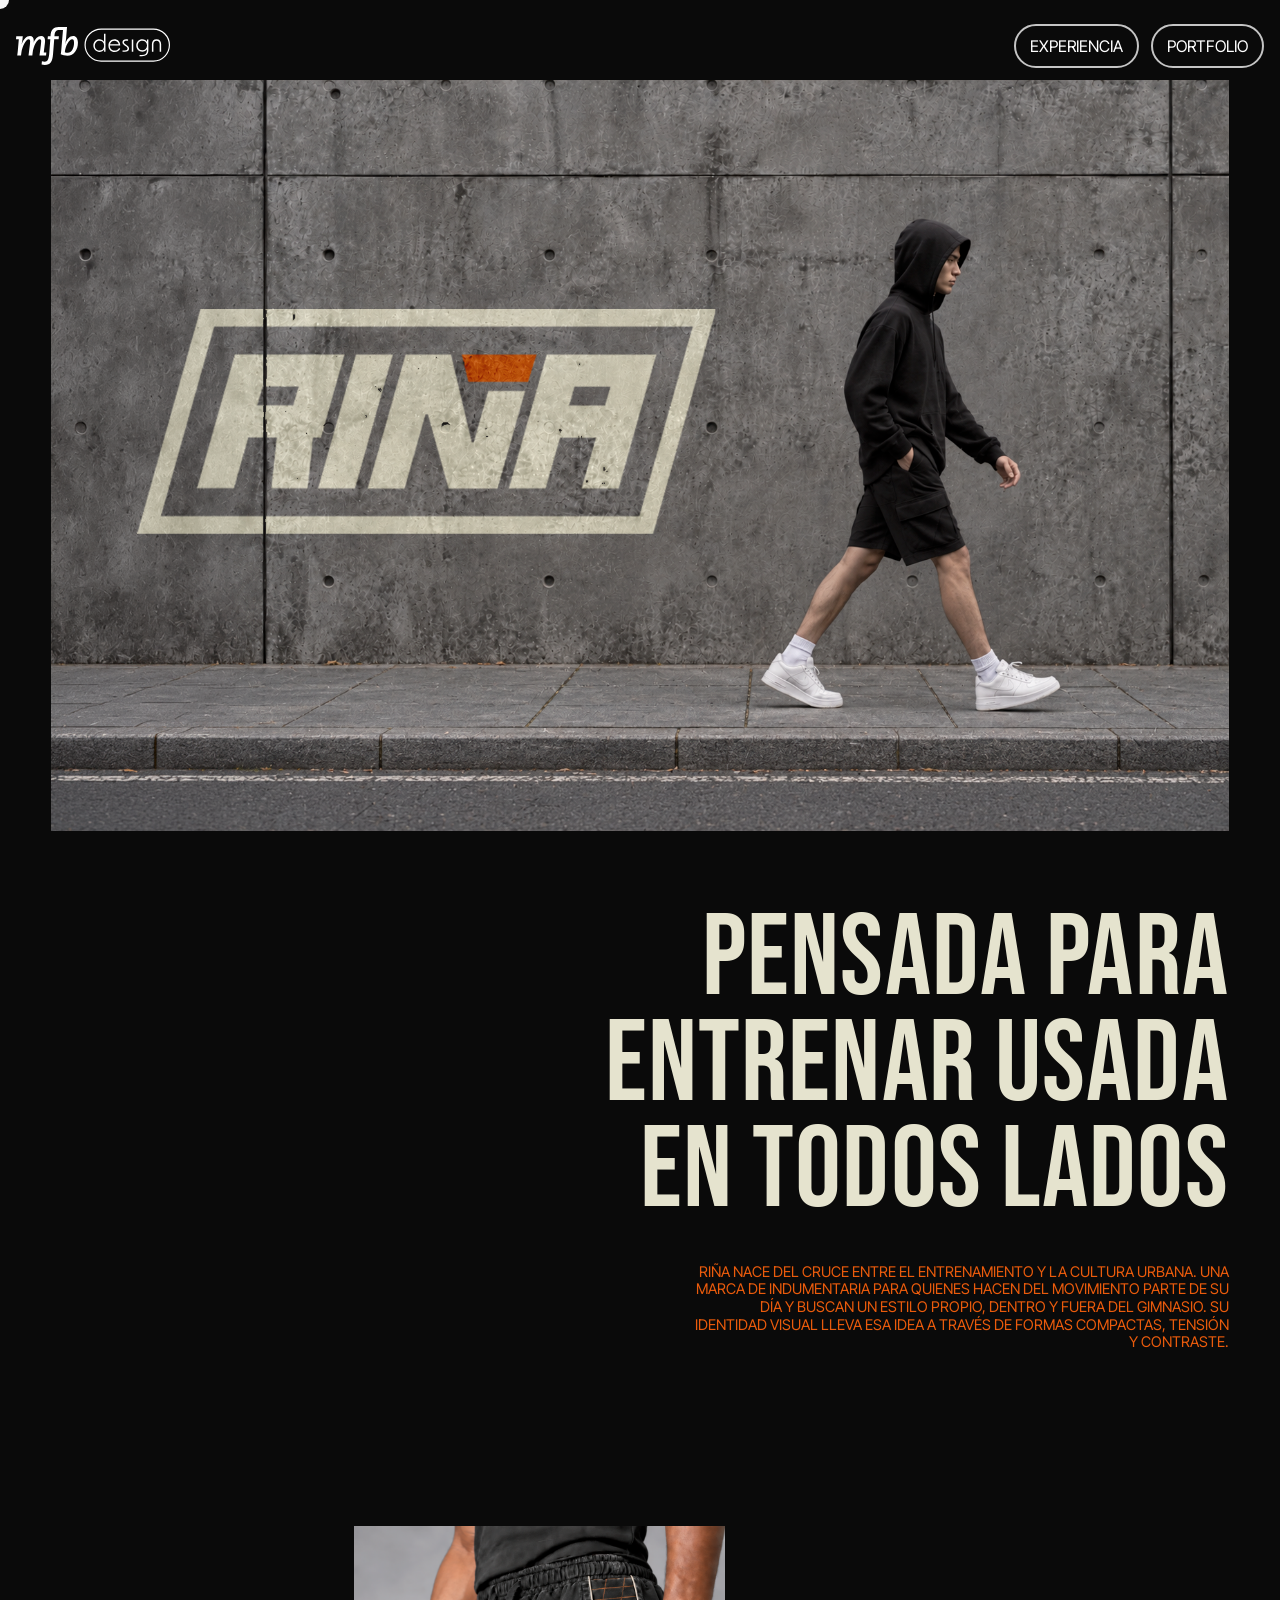
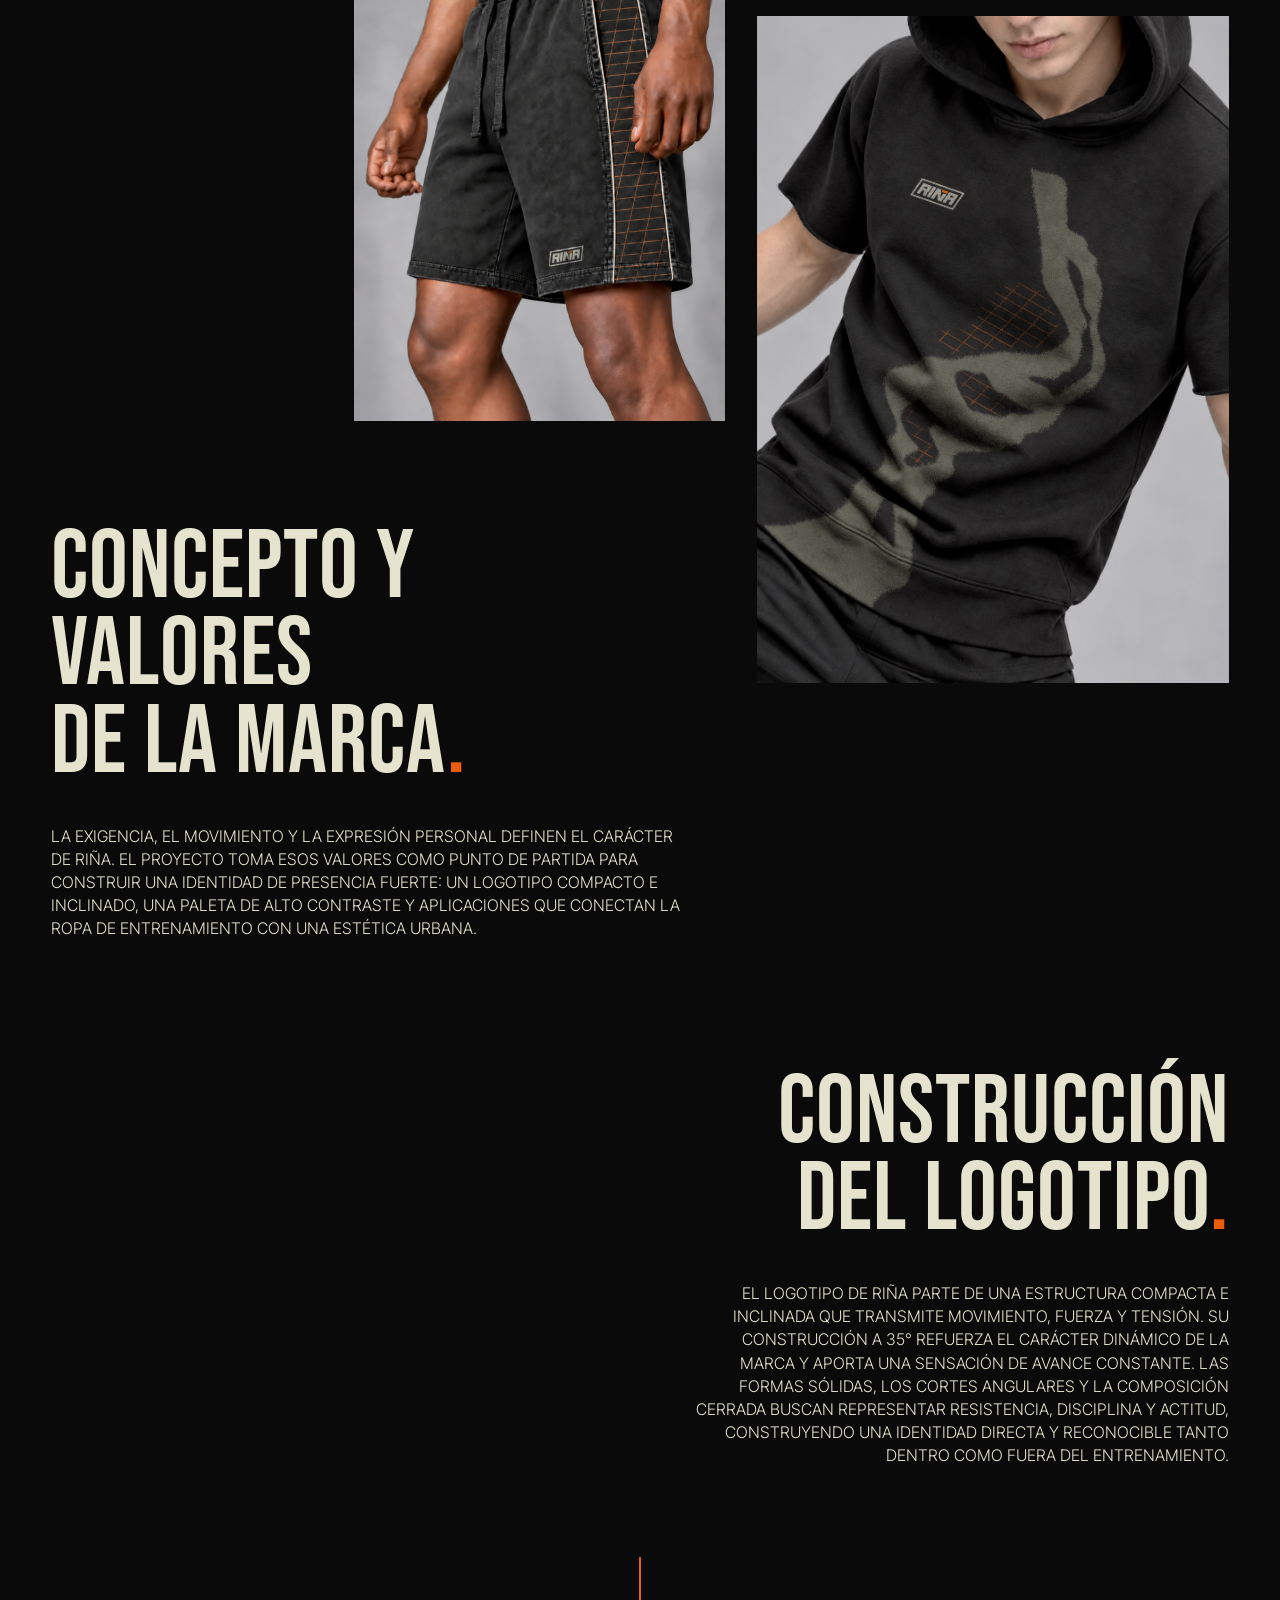
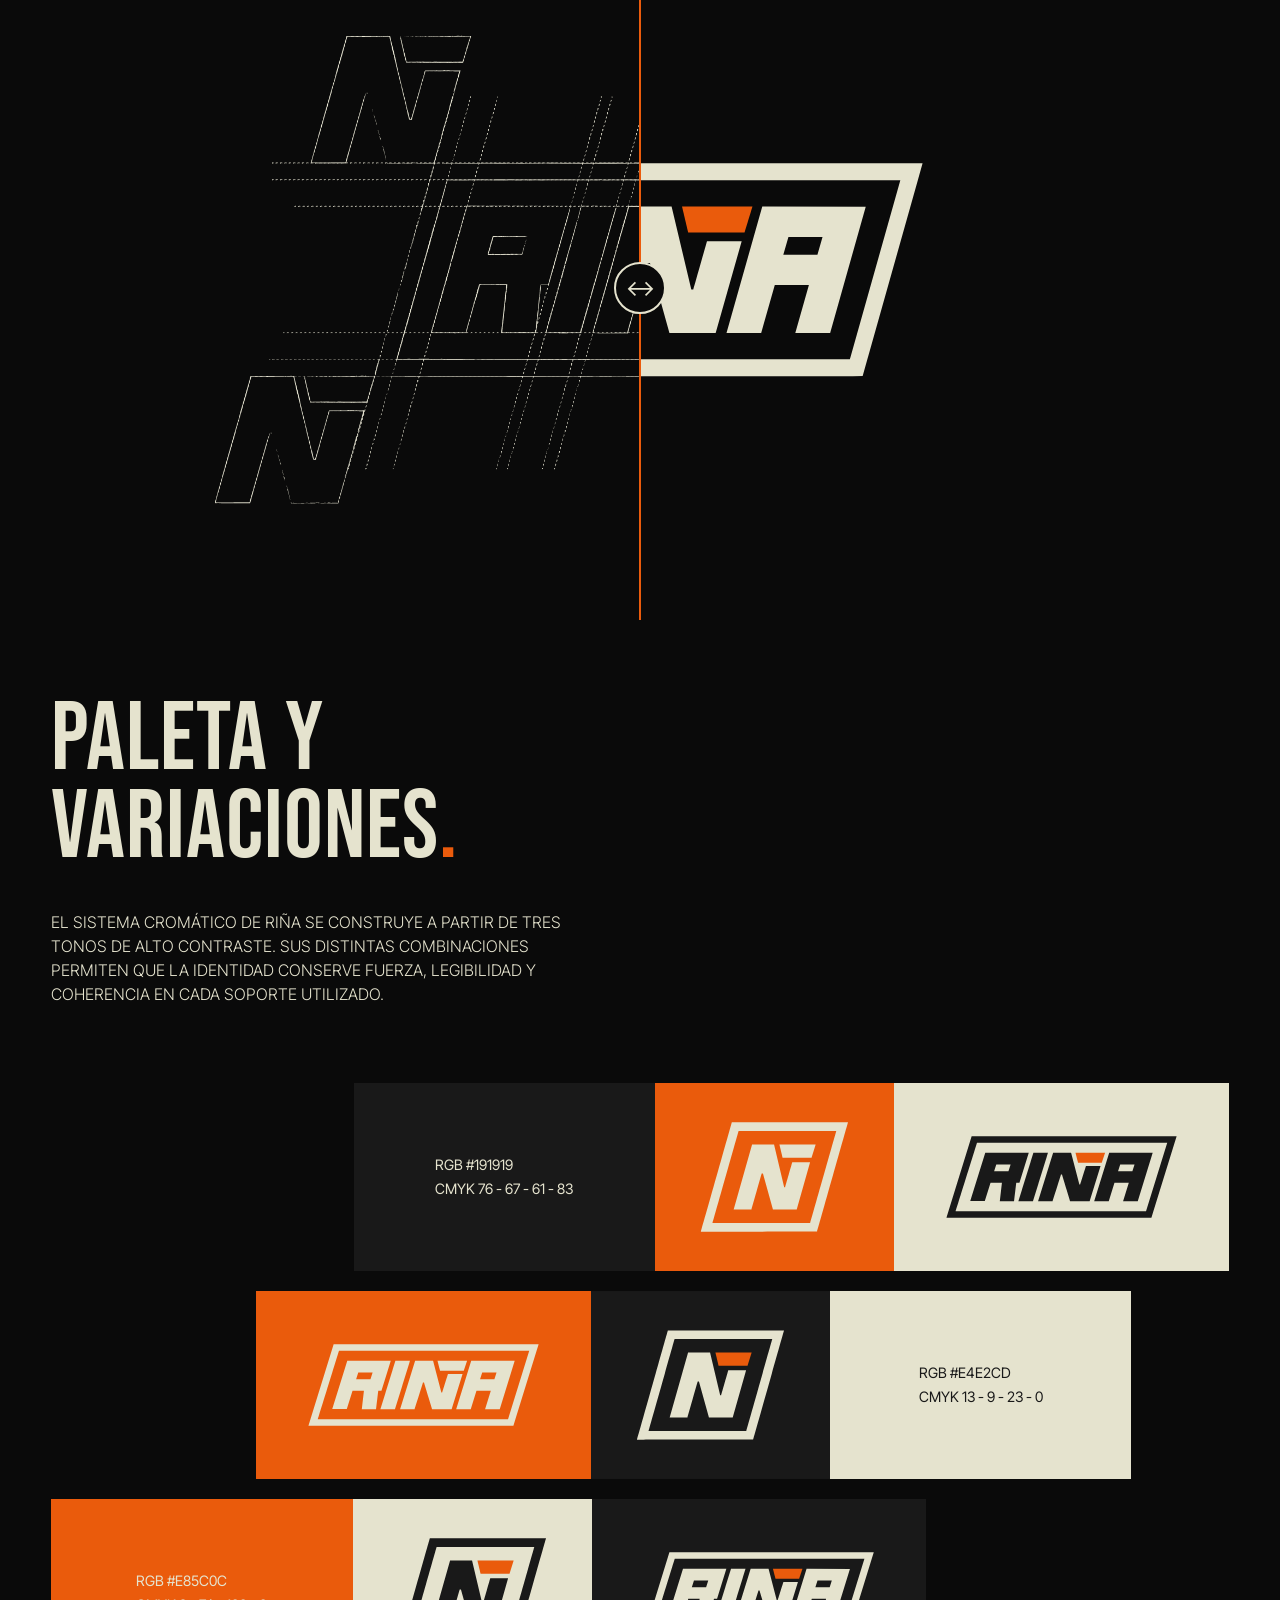
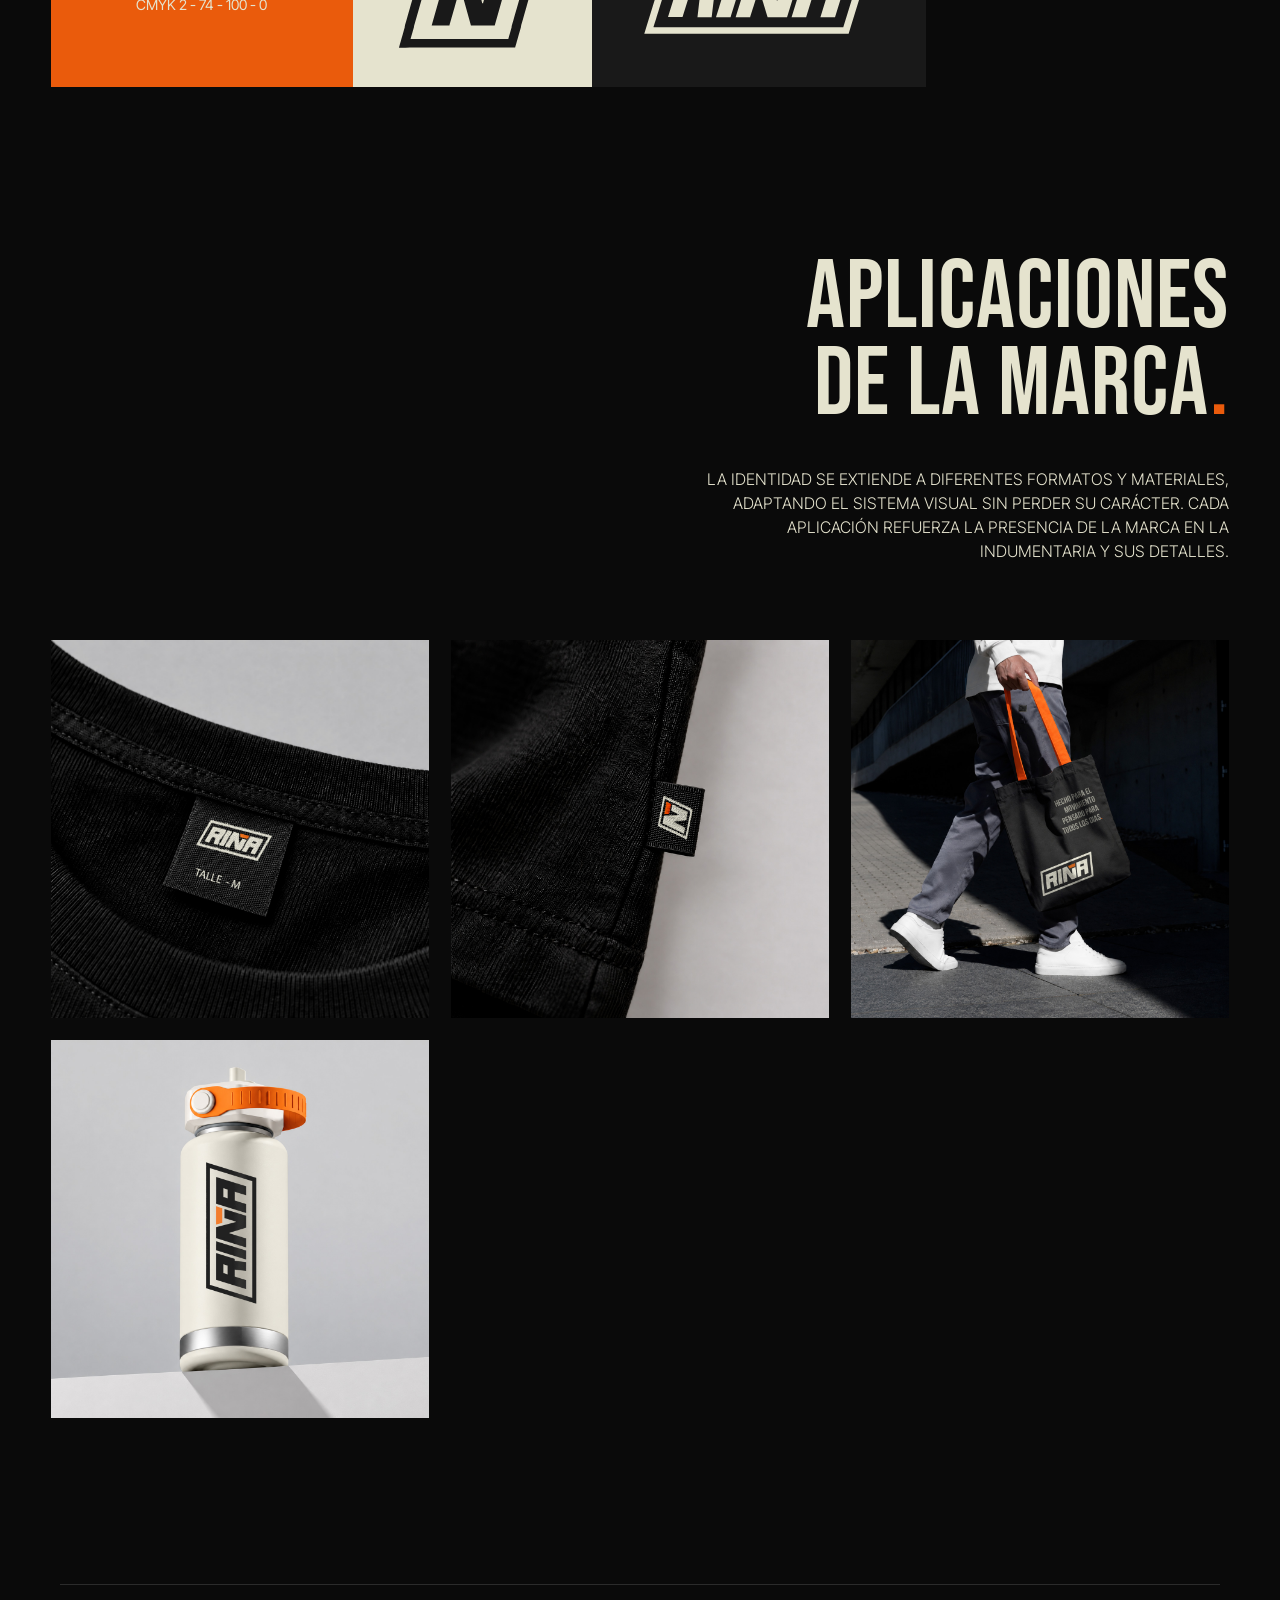
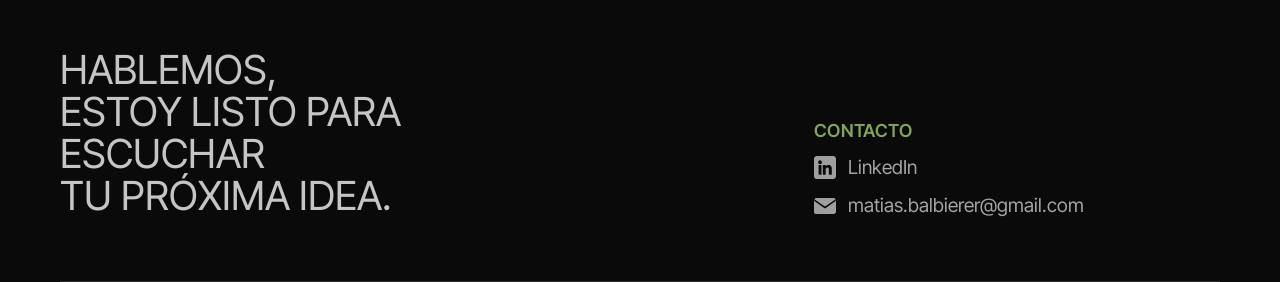
<file: riña.html>
<!DOCTYPE html>
<html lang="es">

<head>

    <meta charset="UTF-8">
    <meta name="viewport" content="width=device-width, initial-scale=1.0">
    <title>Riña</title>
    <link rel="stylesheet" href="css/styles.css">
    <script src="js/cursor.js" defer></script>
    <script src="js/comparador-rina.js" defer></script>

    <link rel="icon" type="image/png" sizes="32x32" href="img/favicon_2.png?v=2">

    <link rel="preconnect" href="https://fonts.googleapis.com">
    <link rel="preconnect" href="https://fonts.gstatic.com" crossorigin>

    <link
        href="https://fonts.googleapis.com/css2?family=Bebas+Neue&family=Inter+Tight:ital,wght@0,100..900;1,100..900&display=swap"
        rel="stylesheet">

</head>

<body>

    <div class="cursor" aria-hidden="true"></div>

    <header>
        <nav aria-label="Navegación principal">

            <a class="logo" href="index.html#inicio" aria-label="Ir al inicio">
                <img src="img/logo-marca-7.svg" alt="">
            </a>

            <button class="menu-toggle" type="button" aria-expanded="false" aria-controls="menu-principal"
                aria-label="Abrir menú">
                <span aria-hidden="true"></span>
                <span aria-hidden="true"></span>
                <span aria-hidden="true"></span>
            </button>

            <ul id="menu-principal">
                <li><a href="experiencia.html">EXPERIENCIA</a></li>
                <li><a href="index.html#portfolio">PORTFOLIO</a></li>
            </ul>

        </nav>
    </header>

    <main class="rina-page">

        <figure class="rina-hero">
            <img class="rina-hero__imagen" src="img/hero-riña.png"
                alt="Persona vistiendo indumentaria negra frente a una pared con el logotipo de RIÑA" width="1704"
                height="1086" fetchpriority="high">
        </figure>

        <section class="rina-manifiesto" aria-labelledby="titulo-rina">

            <div class="rina-manifiesto__contenido">

                <h1 id="titulo-rina" class="rina-manifiesto__titulo">
                    <span>PENSADA PARA</span>
                    <span>ENTRENAR USADA</span>
                    <span>EN TODOS LADOS</span>
                </h1>

                <p class="rina-manifiesto__bajada">
                    RIÑA NACE DEL CRUCE ENTRE EL ENTRENAMIENTO Y LA CULTURA URBANA.
                    UNA MARCA DE INDUMENTARIA PARA QUIENES HACEN DEL MOVIMIENTO PARTE
                    DE SU DÍA Y BUSCAN UN ESTILO PROPIO, DENTRO Y FUERA DEL GIMNASIO.
                    SU IDENTIDAD VISUAL LLEVA ESA IDEA A TRAVÉS DE FORMAS COMPACTAS,
                    TENSIÓN Y CONTRASTE.
                </p>

            </div>

        </section>

        <section class="rina-concepto" aria-labelledby="titulo-concepto">


            <div class="rina-concepto__composicion">

                <figure class="rina-concepto__imagen rina-concepto__imagen--short">
                    <img src="img/rina-concepto-short.png" alt="Detalle de un short deportivo de la marca RIÑA"
                        width="1086" height="1448" loading="lazy">
                </figure>

                <figure class="rina-concepto__imagen rina-concepto__imagen--hoodie">
                    <img src="img/rina-concepto-hoodie.png"
                        alt="Detalle de una prenda negra con aplicaciones gráficas de RIÑA" width="1055" height="1491"
                        loading="lazy">
                </figure>

                <div class="rina-concepto__texto">

                    <h2 id="titulo-concepto" class="rina-concepto__titulo">
                        <span>CONCEPTO Y</span>
                        <span>VALORES</span>
                        <span>
                            DE LA MARCA<span class="rina-acento">.</span>
                        </span>
                    </h2>

                    <p class="rina-concepto__descripcion">
                        LA EXIGENCIA, EL MOVIMIENTO Y LA EXPRESIÓN PERSONAL DEFINEN EL
                        CARÁCTER DE RIÑA. EL PROYECTO TOMA ESOS VALORES COMO PUNTO DE PARTIDA
                        PARA CONSTRUIR UNA IDENTIDAD DE PRESENCIA FUERTE: UN LOGOTIPO COMPACTO
                        E INCLINADO, UNA PALETA DE ALTO CONTRASTE Y APLICACIONES QUE CONECTAN
                        LA ROPA DE ENTRENAMIENTO CON UNA ESTÉTICA URBANA.
                    </p>

                </div>

            </div>

        </section>

        <section class="rina-logotipo" aria-labelledby="titulo-logotipo">



            <div class="rina-logotipo__encabezado">

                <h2 id="titulo-logotipo" class="rina-logotipo__titulo">
                    <span>CONSTRUCCIÓN</span>

                    <span>
                        DEL LOGOTIPO<span class="rina-acento">.</span>
                    </span>
                </h2>

                <p class="rina-logotipo__descripcion">
                    EL LOGOTIPO DE RIÑA PARTE DE UNA ESTRUCTURA COMPACTA E INCLINADA QUE TRANSMITE MOVIMIENTO, FUERZA Y
                    TENSIÓN. SU CONSTRUCCIÓN A 35° REFUERZA EL CARÁCTER DINÁMICO DE LA MARCA Y APORTA UNA SENSACIÓN DE
                    AVANCE CONSTANTE. LAS FORMAS SÓLIDAS, LOS CORTES ANGULARES Y LA COMPOSICIÓN CERRADA BUSCAN
                    REPRESENTAR RESISTENCIA, DISCIPLINA Y ACTITUD, CONSTRUYENDO UNA IDENTIDAD DIRECTA Y RECONOCIBLE
                    TANTO DENTRO COMO FUERA DEL ENTRENAMIENTO.
                </p>

            </div>

            <figure class="rina-comparador" data-comparador style="--posicion-comparador: 50%;">

                <img class="rina-comparador__imagen rina-comparador__imagen--construccion"
                    src="img/logo-riña-construccion.png" alt="Construcción geométrica del logotipo de RIÑA" width="2158"
                    height="1622">

                <img class="rina-comparador__imagen rina-comparador__imagen--resultado" src="img/logo-riña-pleno.svg"
                    alt="Logotipo final de RIÑA" width="2157" height="1621">

                <input class="rina-comparador__rango" type="range" min="0" max="100" value="50"
                    aria-label="Comparar la construcción geométrica con el logotipo terminado">

                <div class="rina-comparador__divisor" aria-hidden="true">
                    <span class="rina-comparador__control"></span>
                </div>

                <figcaption class="solo-lectura">
                    Comparación interactiva entre la construcción geométrica y el
                    logotipo final de RIÑA.
                </figcaption>

            </figure>

        </section>

        <section class="rina-variaciones" aria-labelledby="titulo-variaciones">

            <div class="rina-variaciones__encabezado">

                <h2 id="titulo-variaciones" class="rina-variaciones__titulo">
                    <span>PALETA Y</span>

                    <span>
                        VARIACIONES<span class="rina-acento">.</span>
                    </span>
                </h2>

                <p class="rina-variaciones__descripcion">
                    EL SISTEMA CROMÁTICO DE RIÑA SE CONSTRUYE A PARTIR DE TRES TONOS
                    DE ALTO CONTRASTE. SUS DISTINTAS COMBINACIONES PERMITEN QUE LA
                    IDENTIDAD CONSERVE FUERZA, LEGIBILIDAD Y COHERENCIA EN CADA SOPORTE UTILIZADO.
                </p>

            </div>

            <div class="rina-variaciones__composicion">

                <div class="rina-variaciones__fila rina-variaciones__fila--superior">

                    <figure class="rina-variaciones__tarjeta
                rina-variaciones__tarjeta--color
                rina-variaciones__tarjeta--negro">

                        <figcaption class="rina-variaciones__datos">
                            <span>RGB #191919</span>
                            <span>CMYK 76 - 67 - 61 - 83 </span>
                        </figcaption>

                    </figure>

                    <figure class="rina-variaciones__tarjeta rina-variaciones__tarjeta--naranja">
                        <img class="rina-variaciones__imagen" src="img/reduccion-riña-naranja.svg"
                            alt="Versión reducida del logotipo RIÑA en marfil sobre fondo naranja" width="933"
                            height="736" loading="lazy">
                    </figure>

                    <figure class="rina-variaciones__tarjeta rina-variaciones__tarjeta--marfil">
                        <img class="rina-variaciones__imagen" src="img/logo-riña-marfil.svg"
                            alt="Logotipo RIÑA en negro sobre fondo marfil" width="1305" height="736" loading="lazy">
                    </figure>

                </div>

                <div class="rina-variaciones__fila rina-variaciones__fila--central">

                    <figure class="rina-variaciones__tarjeta rina-variaciones__tarjeta--naranja">
                        <img class="rina-variaciones__imagen" src="img/logo-riña-naranja.svg"
                            alt="Logotipo RIÑA en marfil sobre fondo naranja" width="1305" height="736" loading="lazy">
                    </figure>

                    <figure class="rina-variaciones__tarjeta rina-variaciones__tarjeta--negro">
                        <img class="rina-variaciones__imagen" src="img/reduccion-riña-negro.svg"
                            alt="Versión reducida del logotipo RIÑA sobre fondo negro" width="933" height="736"
                            loading="lazy">
                    </figure>

                    <figure class="rina-variaciones__tarjeta
                rina-variaciones__tarjeta--color
                rina-variaciones__tarjeta--marfil">

                        <figcaption class="rina-variaciones__datos">
                            <span>RGB #e4e2cd</span>
                            <span>CMYK 13 - 9 - 23 - 0 </span>
                        </figcaption>

                    </figure>

                </div>

                <div class="rina-variaciones__fila rina-variaciones__fila--inferior">

                    <figure class="rina-variaciones__tarjeta
                    rina-variaciones__tarjeta--color
                    rina-variaciones__tarjeta--naranja">
                        <figcaption class="rina-variaciones__datos">
                            <span>RGB #e85c0c</span>
                            <span>CMYK 2 - 74 - 100 - 0</span>

                        </figcaption>
                    </figure>

                    <figure class="rina-variaciones__tarjeta rina-variaciones__tarjeta--marfil">
                        <img class="rina-variaciones__imagen" src="img/reduccion-riña-marfil.svg"
                            alt="Versión reducida del logotipo RIÑA en negro sobre fondo marfil" width="933"
                            height="736" loading="lazy">
                    </figure>

                    <figure class="rina-variaciones__tarjeta rina-variaciones__tarjeta--negro">
                        <img class="rina-variaciones__imagen" src="img/logo-riña-negro.svg"
                            alt="Logotipo RIÑA en marfil sobre fondo negro" width="1304" height="736" loading="lazy">
                    </figure>

                </div>

            </div>
        </section>

        <section class="rina-aplicaciones" aria-labelledby="titulo-aplicaciones">

            <div class="rina-aplicaciones__encabezado">
                <h2 id="titulo-aplicaciones" class="rina-aplicaciones__titulo">
                    <span>APLICACIONES</span>

                    <span>
                        DE LA MARCA<span class="rina-acento">.</span>
                    </span>
                </h2>

                <p class="rina-aplicaciones__descripcion">
                    LA IDENTIDAD SE EXTIENDE A DIFERENTES FORMATOS Y MATERIALES,
                    ADAPTANDO EL SISTEMA VISUAL SIN PERDER SU CARÁCTER. CADA APLICACIÓN
                    REFUERZA LA PRESENCIA DE LA MARCA EN LA INDUMENTARIA Y SUS DETALLES.
                </p>
            </div>

            <div class="rina-aplicaciones__galeria">

                <figure class="rina-aplicaciones__pieza">
                    <img class="rina-aplicaciones__imagen" src="img/etiqueta-cuello.jpg"
                        alt="Etiqueta de RIÑA cosida en el cuello de una prenda negra" width="1448" height="1086"
                        loading="lazy">
                </figure>

                <figure class="rina-aplicaciones__pieza">
                    <img class="rina-aplicaciones__imagen" src="img/etiqueta-bordada.jpg"
                        alt="Etiqueta reducida de RIÑA bordada en el borde de una prenda negra" width="1254"
                        height="1254" loading="lazy">
                </figure>



                <figure class="rina-aplicaciones__pieza">
                    <img class="rina-aplicaciones__imagen" src="img/totebag-riña.jpg"
                        alt="Descripción de la tercera aplicación" width="0000" height="0000" loading="lazy">
                </figure>

                <figure class="rina-aplicaciones__pieza">
                    <img class="rina-aplicaciones__imagen" src="img/botella-de-entrenamiento.jpg"
                        alt="Descripción de la tercera aplicación" width="0000" height="0000" loading="lazy">
                </figure>



            </div>
        </section>

    </main>

    <footer>

        <div class="footer-grid">

            <h2>
                <span class="linea-footer">HABLEMOS,</span>
                <span class="linea-footer">ESTOY LISTO PARA ESCUCHAR</span>
                <span class="linea-footer">TU PRÓXIMA IDEA.</span>
            </h2>

            <div class="footer-contactos">

                <p class="footer-contactos__titulo">
                    CONTACTO
                </p>

                <div class="footer-links">

                    <a class="footer-contacto" href="https://www.linkedin.com/in/matiasbalbierer/" target="_blank"
                        rel="noopener noreferrer">
                        <img class="footer-contacto__icono" src="img/linkedin.svg" alt="">

                        <span>LinkedIn</span>
                    </a>

                    <a class="footer-contacto" href="mailto:matias.balbierer@gmail.com">
                        <img class="footer-contacto__icono" src="img/mail.svg" alt="">

                        <span>matias.balbierer@gmail.com</span>
                    </a>

                </div>

            </div>

        </div>

    </footer>


</body>

</html>
</file>
<file: css/styles.css>
:root {
    --gris-oscuro: #2b2b2b;
    --gris-oscuro-2: #1f1f1f;
    --gris-claro: #a5a4a4;
    --negro: #0a0a0a;
    --verde: #82a359;
    --blanco: #c5c5c5;
    --azul: #00008f;
    --azul-glow: #298dff;
    --naranja: #ea5b0c;
    --marfil: #e5e3ce;
    --inter: 'Inter Tight', sans-serif;
    --bebas: 'Bebas Neue', sans-serif;
    --margen-marcador: clamp(1.25rem, 3.125vw, 3.75rem);
}

* {
    margin: 0;
    padding: 0;
    box-sizing: border-box;
}

*,
*::before,
*::after {
    cursor: none;
}

body {
    background-color: var(--negro);
    font-family: var(--inter);
}

.cursor {
    width: 18px;
    height: 18px;
    border-radius: 50%;
    position: fixed;
    top: 0;
    left: 0;
    pointer-events: none;
    z-index: 9999;
    transform: translate(-50%, -50%);
    backdrop-filter: invert(1);
    transition: width .3s, height .3s;
}

.cursor.active {
    width: 90px;
    height: 90px;
}

header {
    position: fixed;
    z-index: 999;
    top: 1rem;
    left: 50%;
    width: min(calc(100% - 2rem), 90rem);
    margin: 0;
    transform: translateX(-50%);
}

nav {
    position: relative;
    display: flex;
    align-items: center;
    justify-content: space-between;
    width: 100%;
    gap: 2rem;
    padding: 0.5rem 0;
}

nav .logo {
    display: block;
    flex: 0 0 auto;
}

nav .logo img {
    display: block;
    width: clamp(8rem, 12vw, 10rem);
    height: 2.5rem;
    object-fit: contain;
    object-position: left center;
}

nav ul {
    display: flex;
    align-items: center;
    gap: 0.75rem;
    margin: 0;
    padding: 0;
    list-style: none;
    font-weight: 400;
}

nav ul li a {
    display: block;
    padding: 0.625rem 0.875rem;
    border: 2px solid var(--blanco);
    border-radius: 999px;
    color: #ffffff;
    text-decoration: none;
    transition:
        background-color 250ms ease,
        color 250ms ease;
}

nav ul li a:hover,
nav ul li a:focus-visible {
    background-color: var(--blanco);
    color: var(--negro);
}

.menu-toggle {
    position: relative;
    display: none;
    flex: 0 0 auto;
    width: 2.75rem;
    height: 2.75rem;
    padding: 0;
    border: 2px solid var(--blanco);
    border-radius: 50%;
    background-color: var(--negro);
    color: var(--blanco);
}

.menu-toggle span {
    position: absolute;
    left: 50%;
    width: 1.25rem;
    height: 2px;
    border-radius: 999px;
    background-color: currentColor;
    transition:
        transform 250ms ease,
        opacity 250ms ease;
}

.menu-toggle span:nth-child(1) {
    transform: translate(-50%, -6px);
}

.menu-toggle span:nth-child(2) {
    transform: translateX(-50%);
}

.menu-toggle span:nth-child(3) {
    transform: translate(-50%, 6px);
}

.menu-toggle.is-open span:nth-child(1) {
    transform: translateX(-50%) rotate(45deg);
}

.menu-toggle.is-open span:nth-child(2) {
    opacity: 0;
}

.menu-toggle.is-open span:nth-child(3) {
    transform: translateX(-50%) rotate(-45deg);
}

/* HERO */

.hero {
    position: relative;
    overflow: hidden;
    display: flex;
    flex-direction: column;
    align-items: stretch;
    padding: 0;
    width: 100%;
    height: 100vh;
    height: 100svh;
}


.hero .glow {
    position: absolute;
    width: 900px;
    height: 900px;
    left: 0;
    top: 0;
    border-radius: 50%;
    background: radial-gradient(circle, var(--azul-glow) 0%, transparent 80%);
    filter: blur(300px);
    pointer-events: none;
    z-index: 0;
    transform: translate(-50%, -50%);
}

.hero h1 {
    position: relative;
    z-index: 1;
    flex: 1 1 auto;
    display: flex;
    flex-direction: column;
    justify-content: center;
    align-items: center;
    width: 100%;
    max-width: 70%;
    margin: 0 auto;
    text-align: center;
    font-size: clamp(3.5rem, 6vw, 6rem);
    line-height: 0.98;
    font-weight: 400;
    color: var(--blanco);
    letter-spacing: -0.02em;
    padding-inline: clamp(1rem, 1.5vw, 1.75rem);
}

.hero h1>span {
    margin-top: 1rem;
    font-size: clamp(1.1rem, 2vw, 2rem);
    line-height: 1.15;
}

.hero h1 .destacado {
    display: block;
    color: var(--verde);
}


.hero .hero-bottom {
    position: relative;
    z-index: 1;
    flex: 0 0 auto;
    display: grid;
    grid-template-columns:
        minmax(0, 1fr) minmax(20rem, 34rem) minmax(0, 1fr);
    align-items: end;
    gap: clamp(1rem, 3vw, 4rem);
    width: 100%;
    margin-top: 0;
    padding:
        0 clamp(1.5rem, 2.5vw, 3rem) clamp(1.5rem, 2vw, 2.5rem);
}

.hero .hero-bottom p {
    margin: 0;
    font-size: 1rem;
    font-weight: 400;
    letter-spacing: -0.02em;
    color: var(--blanco);
}

.hero .hero-bottom p:nth-child(1) {
    justify-self: start;
    text-align: left;
    line-height: 2rem;
}

.hero .hero-bottom p:nth-child(2) {
    justify-self: center;
    max-width: 34rem;
    text-align: center;
    line-height: 1.5rem;
}

.hero .hero-bottom p:nth-child(3) {
    justify-self: end;
    text-align: right;
    line-height: 2rem;
}

.marcadores {
    display: flex;
    align-items: center;
    gap: 0;
    margin: 0;
    margin-left: calc(50% - 50vw + var(--margen-marcador));
    padding: 0 0 2rem;
}

.marcador-icono {
    display: block;
    flex: 0 0 auto;
    width: 2rem;
    height: 2rem;
}

.marcador-etiqueta {
    display: flex;
    align-items: center;
    min-height: 2rem;
    padding-inline: 0.9rem;
    border-radius: 999px;
    background-color: var(--azul);
    color: #ffffff;
    font-size: clamp(0.8rem, 0.9vw, 1rem);
    font-weight: 600;
    line-height: 1;
    text-transform: uppercase;
}


/* SERVICIOS CARD */

.servicios .marcadores {
    padding-top: 3%;
}

.svc-card {
    display: flex;
    flex-wrap: wrap;
    justify-content: center;

    width: min(calc(100% - 2.5rem), 100rem);
    margin-inline: auto;
    gap: clamp(1rem, 2vw, 2rem);
}

.servicio-card {
    display: flex;
    padding: 20px;
    background-color: var(--gris-oscuro-2);
    color: var(--gris-claro);
    border-radius: 10px;
    position: relative;
    height: 290px;
    flex: 0 1 calc((100% - 8rem) / 5);
    width: 100%;
    max-width: 18rem;
    min-width: 0;
    transition: 450ms;
    border: 1px solid transparent;
}

.servicio-card .dcn {
    display: flex;
    flex-direction: column;
    justify-content: flex-end;
    padding: 1rem;
}

.servicio-card .dcn p {
    font-size: 15px;
}


.servicio-card .dcn::after {
    content: "";
    flex: 0 0 auto;
    width: 28px;
    height: 2px;
    margin-top: 30px;
    border-radius: 999px;
    background-color: var(--verde);
}

.servicio-card:hover {
    transform: translateY(-20px);
    border-color: rgba(165, 164, 164, 0.45);
    box-shadow:
        0 0 6px rgba(165, 164, 164, 0.45),
        0 0 14px rgba(165, 164, 164, 0.25),
        inset 0 0 8px rgba(165, 164, 164, 0.12);
}

.servicio-card:hover .dcn h3 {
    color: var(--verde);
}

.servicio-card h3 {
    font-size: 20px;
    padding-bottom: 5px;
    transition: color 250ms ease;
}

/* ANIMACIONES: forma y posición base compartida */

[class^="animacion-"] {
    position: absolute;
    border: solid 2.5px var(--gris-claro);
}

.servicio-card:hover [class^="animacion-"] {
    border-color: var(--verde);

}

/* MEDIDAS Y POSICIÓN ÚNICAS DE CADA FORMA */

.animacion-1 {
    top: 20px;
    left: 40px;
    height: 35px;
    width: 55px;
    border-radius: 5px;
    transition: 250ms;
}

.animacion-2 {
    top: 40px;
    left: 100px;
    height: 30px;
    width: 50px;
    border-radius: 5px;
    transition: 250ms;
}

.animacion-3 {
    top: 19px;
    left: 35px;
    height: 45px;
    width: 80px;
    border-radius: 10px;
}

.animacion-4 {
    top: 67px;
    left: 45px;
    height: 15px;
    width: 60px;
    border-radius: 20px;
    transition: 350ms;
}

.animacion-5 {
    top: 20px;
    left: 39px;
    height: 20px;
    width: 60px;
    border-radius: 999px;
    transition: 250ms;
}

.animacion-6 {
    top: 43px;
    left: 44px;
    height: 20px;
    width: 50px;
    border-radius: 999px;
}

.animacion-7 {
    top: 66px;
    left: 39px;
    height: 20px;
    width: 60px;
    border-radius: 999px;
    transition: 250ms;
}

.animacion-8 {
    top: 20px;
    left: 35px;
    height: 60px;
    width: 25px;
    border-radius: 999px;
    transition: 250ms;
}

.animacion-9 {
    top: 20px;
    left: 65px;
    height: 60px;
    width: 25px;
    border-radius: 999px;
    transition: 250ms;
}

.animacion-10 {
    top: 19px;
    left: 40px;
    height: 20px;
    width: 60px;
    border-radius: 999px;
    transition: 250ms;
}

.animacion-11 {
    top: 42px;
    left: 40px;
    height: 20px;
    width: 40px;
    border-radius: 999px;
    transition: 250ms;
}

.animacion-12 {
    top: 65px;
    left: 40px;
    height: 20px;
    width: 60px;
    border-radius: 999px;
    transition: 250ms;
}


/* MOVIMIENTO ÚNICO DE CADA FORMA AL HACER HOVER */

.svc-1:hover .animacion-1 {
    transform: translate(15px, 0px);
}

.svc-1:hover .animacion-2 {
    transform: translate(-10px, 0px);
}

.svc-2:hover .animacion-4 {
    transform: translate(0px, -40px);
}

.svc-3:hover .animacion-5 {
    transform: translate(0px, -4px);
}

.svc-3:hover .animacion-7 {
    transform: translate(0px, 4px);
}

.svc-4:hover .animacion-8 {
    transform: translate(9px, 0px);
}

.svc-4:hover .animacion-9 {
    transform: translate(-6px, 0px);
}

.svc-5:hover .animacion-10 {
    transform: translateX(8px) rotate(3deg);
}

.svc-5:hover .animacion-11 {
    transform: translateX(-6px);
}

.svc-5:hover .animacion-12 {
    transform: translateX(8px) rotate(-3deg);
}

/* TECNOLOGIAS */

.card-tecnologias {
    display: flex;
    flex-wrap: wrap;
    gap: 0.2rem;
    padding-top: 30px;
    padding-bottom: 30px;
}

.card-tecnologias h3 {
    flex-basis: 100%;
}

.tecnologias-marquee {
    overflow: hidden;
    width: 100%;
}

.tecnologias-track {
    display: flex;
    width: max-content;
    gap: 0.3rem;
    animation: tecnologias-scroll 25s linear infinite;
}

.tech-card {
    flex: 0 0 250px;
    min-height: 165px;
    padding: 40px;
    display: flex;
    flex-direction: column;
    align-items: center;
    justify-content: center;
    gap: 12px;
    text-align: center;
    border-radius: 1rem;
    background-color: #2b2b2b;
    color: var(--gris-claro);
}



@keyframes tecnologias-scroll {
    from {
        transform: translateX(0);
    }

    to {
        transform: translateX(calc(-33.333333% - 0.1rem));
    }
}

.tech-card>img {
    width: 70px;
    height: 70px;
    object-fit: contain;
}

.tech-card .tool {
    margin: 0;

    display: flex;
    flex-direction: column;
    align-items: center;
    gap: 10px;

    font-size: 1.2rem;
    line-height: 1;
    font-weight: 600;
    color: var(--gris-claro);
}

.tech-card .tool::after {
    content: "";
    width: 28px;
    height: 2px;
    border-radius: 999px;
    background-color: var(--verde);
}



/* SKILLS*/

.descripcion-perfil {
    display: grid;
    grid-template-columns: 1fr 1fr;
    gap: 120px;
    align-items: start;
}

.grid-container {
    padding: 50px 60px;
    background-color: var(--negro);
    color: var(--blanco);
}

.img-descripcion {
    display: block;
    align-self: start;
    width: 100%;
    height: auto;
    aspect-ratio: 4 / 5;
    object-fit: cover;
    object-position: center;
    border-radius: 8px;
}

.perfil-especialidades {
    display: flex;
    flex-direction: column;
    align-items: flex-start;
    gap: 0.05em;
    margin: 0;
    color: var(--verde);
    font-size: clamp(2.5rem, 3.5vw, 6.8rem);
    font-weight: 800;
    line-height: 0.95;
    letter-spacing: -0.02em;
}

.descripcion-perfil .descripcion-perfil-2 {
    display: grid;
    grid-template-columns: minmax(200px, 0.8fr) minmax(0, 1.2fr);
    gap: clamp(1.5rem, 3vw, 3rem);
    width: 100%;
    padding: clamp(1.5rem, 2.5vw, 2.5rem);
    background-color: var(--gris-oscuro-2);
    border-radius: 12px;
}


.descripcion-perfil .descripcion-perfil-2 .descripcion-texto {
    min-width: 0;
    display: flex;
    flex-direction: column;
    gap: 1.25rem;
}

.descripcion-perfil .descripcion-perfil-2 .descripcion-texto h4 {
    margin: 0;
    padding-bottom: 10px;
    font-size: 0.85rem;
    font-weight: 400;
    color: var(--verde);
}

.descripcion-perfil .descripcion-perfil-2 .descripcion-texto h3 {
    margin: 0;
    padding-bottom: 1.25rem;
    font-size: clamp(1.8rem, 2.2vw, 2.6rem);
    line-height: 0.98;
    font-weight: 600;
    letter-spacing: -0.03em;
    color: var(--blanco);
    border-bottom: 1px solid var(--gris-oscuro);
}

.descripcion-perfil .descripcion-perfil-2 .descripcion-texto p {
    margin: 0;
    padding: 0;
    font-size: 0.95rem;
    line-height: 1.55;
    font-weight: 400;
    color: var(--blanco);
}

/* EXPERIENCIA */

.experiencias article {
    min-width: 70%;
}

.experiencias article h2 {
    color: var(--verde);
    font-size: 1.8rem;
}

.experiencias .marcadores {
    color: var(--blanco);
}

.experiencias h3 {
    color: var(--verde);
}

.experiencias .fecha {
    color: var(--blanco);
}

.experiencias .empresa {
    color: var(--blanco);
}

.experiencias .tareas {
    color: var(--blanco);
}


.experiencias .marcadores {
    font-size: 18px;
    padding-top: 100px;
}

.experiencias {
    display: flex;
    flex-direction: column;
    align-items: flex-start;
    background-color: var(--negro);
}

.experiencias article div h3 {
    margin: 0;
    padding-bottom: 1rem;
    font-size: clamp(1.75rem, 5vw, 3rem);
    line-height: 1;
    letter-spacing: -0.01em;
}

.experiencias article div .empresa {
    padding-bottom: 2rem;
}

.experiencias article {
    display: grid;
    grid-template-columns: auto 1fr;
    padding-top: 60px;
    padding-bottom: 60px;
    margin-left: 60px;
    gap: 10rem;
    color: var(--gris-claro);
    border-top: 1px solid var(--gris-oscuro);
}

.experiencias article:first-of-type {
    border-top: none;
}

.experiencias article .tareas {
    max-width: 900px;
    width: 100%;
    margin: 0;
    padding-bottom: 1.5rem;
}

.experiencias article p {
    line-height: 1.8rem;
}

.experiencias .skill-tag {
    display: flex;
    flex-wrap: wrap;
    gap: 0.75rem 1rem;
    margin: 0;
    padding: 1rem 0 0;
    list-style: none;
}

.experiencias .skill-tag li {
    display: inline-flex;
    flex: 0 0 auto;
    align-items: center;
    justify-content: center;
    padding: 0.625rem 1rem;
    border: 1px solid var(--gris-claro);
    border-radius: 999px;
    color: var(--blanco);
    font-weight: 300;
    line-height: 1;
    white-space: nowrap;
    transition:
        background-color 350ms ease,
        color 350ms ease,
        transform 350ms ease;
}

.experiencias .skill-tag li:hover {
    background: #fff;
    color: #000;
    transform: translateY(-4px);
}

/* PORTFOLIO */

.portfolio {
    background-color: var(--negro);
    padding: 30px;
}

.portfolio .trabajos-grid {
    display: grid;
    grid-template-columns: repeat(2, minmax(0, 1fr));
    grid-auto-rows: 1fr;
    gap: 25px;
    width: 100%;
    max-width: 1600px;
    margin: 0 auto;
    padding: 0 30px 0 30px;
}

.portfolio .trabajos-grid>a,
.portfolio .trabajos-grid>.trabajo-pendiente {
    display: block;
    min-width: 0;

    color: inherit;
    text-decoration: none;
}

.arrow-ctn {
    position: absolute;
    left: 24px;
    bottom: 22px;
    width: 40px;
    height: 40px;
    overflow: hidden;
    background-color: var(--azul);
    border-radius: 50%;
}

.arrow-ctn .arrow-w,
.arrow-ctn .arrow-b {
    position: absolute;
    height: 20px;
    width: 20px;
    top: 50%;
    left: 50%;
    transition: transform 350ms;
}

.arrow-ctn .arrow-w {
    transform: translate(-50%, -50%);
}

.arrow-ctn .arrow-b {
    transform: translate(calc(-50% - 36px), calc(-50% + 36px));
}

.trabajo-card:hover .arrow-w {
    transform: translate(calc(-50% + 36px), calc(-50% - 36px));
}

.trabajo-card:hover .arrow-b {
    transform: translate(-50%, -50%);
}

.portfolio .trabajos-grid .trabajo-card {
    position: relative;
    overflow: hidden;
    display: grid;
    grid-template-columns: minmax(0, 0.9fr) minmax(0, 1.1fr);
    width: 100%;
    min-height: 280px;
    padding: 0;
    background-color: #1f1f1f;
    color: var(--gris-claro);
    border: 1px solid transparent;
    border-radius: 20px;
    transition:
        transform 450ms ease,
        box-shadow 450ms ease,
        border-color 450ms ease;
}

.portfolio .trabajos-grid .trabajo-card:hover {
    transform: translateY(-10px);
    border-color: rgba(165, 164, 164, 0.45);
    box-shadow:
        0 0 6px rgba(165, 164, 164, 0.45),
        0 0 14px rgba(165, 164, 164, 0.25),
        inset 0 0 8px rgba(165, 164, 164, 0.12);
}


.trabajo-card {
    height: 100%;
}

.trabajo-imagen {
    display: block;
    width: 100%;
    height: 0;
    min-height: 100%;
    min-width: 0;
    object-fit: cover;
}

.trabajo-imagen--proximamente {
    background-color: var(--gris-oscuro);
}

.trabajo-pendiente .trabajo-card:hover {
    transform: none;
    border-color: transparent;
    box-shadow: none;
}

.trabajo-pendiente .trabajo-card:hover h3 {
    color: var(--blanco);
}

.card-content {
    position: relative;
    min-width: 0;
    min-height: 280px;
    display: flex;
    flex-direction: column;
    align-items: flex-start;
    padding: 28px 28px 5rem;
}

.trabajo-categoria {
    margin: 0;
    padding: 0;
    font-size: 1rem;
    line-height: 1.5;
    font-weight: 400;
    color: var(--verde);
}

.portfolio .trabajos-grid .trabajo-card h3 {
    margin: 16px 0 0;
    font-size: clamp(1.8rem, 2.2vw, 2.6rem);
    line-height: 1;
    font-weight: 600;
    letter-spacing: -0.03em;
    color: var(--blanco);
    transition: color 250ms ease;
}

.portfolio .trabajos-grid .trabajo-card:hover h3 {
    color: var(--verde);
}

.trabajo-descripcion {
    max-width: 30rem;
    margin: 22px 0 0;
    padding: 0;
    font-size: 0.9rem;
    line-height: 1.55;
    font-weight: 300;
    color: var(--gris-claro);
}

/* RIÑA */

.rina-page {
    --rina-ancho-contenido: 1920px;
    --rina-margen-lateral: clamp(1.5rem, 4vw, 5rem);

    width: 100%;
    color: var(--marfil);
    overflow: clip;
}

/* HERO RIÑA */

.rina-hero {
    width: 100%;
    margin: 0;
    padding:
        clamp(5rem, 6vw, 7rem) var(--rina-margen-lateral) 0;
}

.rina-hero__imagen {
    display: block;
    width: min(100%, var(--rina-ancho-contenido));
    height: auto;
    margin-inline: auto;
}

/* MANIFIESTO */

.rina-manifiesto {
    padding:
        clamp(4rem, 6vw, 7rem) var(--rina-margen-lateral) clamp(2.5rem, 6vw, 4.5rem);
}

.rina-manifiesto__contenido {
    width: min(100%, var(--rina-ancho-contenido));
    margin-inline: auto;
}

.rina-manifiesto__titulo {
    margin: 0;
    color: var(--marfil);
    font-family: var(--bebas);
    font-size: clamp(4.5rem, 9vw, 10.75rem);
    font-weight: 400;
    line-height: 0.92;
    letter-spacing: 0.01em;
    text-align: right;
    text-transform: uppercase;
}

.rina-manifiesto__titulo span {
    display: block;
}

.rina-manifiesto__bajada {
    max-width: 60ch;
    margin-top: clamp(2rem, 3vw, 3rem);
    margin-right: 0;
    margin-left: auto;
    color: var(--naranja);
    font-size: clamp(0.9rem, 1.15vw, 1.35rem);
    font-weight: 400;
    line-height: 1.2;
    text-align: right;
    text-transform: uppercase;
}

/* CONCEPTO */

.rina-concepto {
    padding:
        0 var(--rina-margen-lateral) clamp(4rem, 6vw, 7rem);
}

.rina-concepto__composicion {
    display: grid;
    grid-template-columns: repeat(12, minmax(0, 1fr));
    grid-template-rows: auto auto;
    width: min(100%, var(--rina-ancho-contenido));
    margin-inline: auto;
    padding-top: clamp(5rem, 8vw, 9rem);
    column-gap: clamp(1.5rem, 2.5vw, 3rem);
    align-items: start;
}

.rina-concepto__imagen {
    min-width: 0;
    margin: 0;
}

.rina-concepto__imagen img {
    display: block;
    width: 100%;
    height: auto;
}

.rina-concepto__imagen--short {
    grid-column: 4 / 8;
    grid-row: 1;
}

.rina-concepto__imagen--hoodie {
    grid-column: 8 / 13;
    grid-row: 1 / 3;
    margin-top: clamp(4rem, 7vw, 8rem);
}

.rina-concepto__texto {
    grid-column: 1 / 8;
    grid-row: 2;
    margin-top: clamp(5rem, 8vw, 9rem);
}

.rina-concepto__titulo {
    margin: 0;
    color: var(--marfil);
    font-family: var(--bebas);
    font-size: clamp(4.5rem, 7.6vw, 9rem);
    font-weight: 400;
    line-height: 0.9;
    letter-spacing: 0.01em;
    text-transform: uppercase;
}

.rina-concepto__titulo>span {
    display: block;
}

.rina-acento {
    color: var(--naranja);
}

.rina-concepto__descripcion {
    max-width: 70ch;
    margin-top: clamp(1.75rem, 3vw, 3rem);
    color: var(--marfil);
    font-size: clamp(1rem, 1.1vw, 1.25rem);
    font-weight: 300;
    line-height: 1.45;
    text-transform: uppercase;
}

/* CONSTRUCCIÓN DEL LOGOTIPO */

.rina-logotipo {
    padding:
        0 var(--rina-margen-lateral) 0;
}

.rina-logotipo__encabezado {
    width: min(100%, var(--rina-ancho-contenido));
    margin: clamp(3rem, 4vw, 5rem) auto 0;
}

.rina-logotipo__titulo {
    margin: 0;
    color: var(--marfil);
    font-family: var(--bebas);
    font-size: clamp(4.5rem, 7.6vw, 9rem);
    font-weight: 400;
    line-height: 0.9;
    letter-spacing: 0.01em;
    text-align: right;
    text-transform: uppercase;
}


.rina-logotipo__titulo>span {
    display: block;
}

.rina-logotipo__descripcion {
    max-width: 60ch;
    margin:
        clamp(2rem, 3vw, 3.5rem) 0 0 auto;
    color: var(--marfil);
    font-size: clamp(1rem, 1.1vw, 1.25rem);
    font-weight: 300;
    line-height: 1.45;
    text-align: right;
    text-transform: uppercase;
}

/* COMPARADOR */

.rina-comparador {
    --posicion-comparador: 50%;

    position: relative;
    width: min(100%, 1250px);
    aspect-ratio: 16 / 9;
    margin: clamp(5rem, 7vw, 8rem) auto 0;
    overflow: hidden;
    background-color: var(--negro);
}

.rina-comparador__imagen {
    display: block;
    width: 100%;
    height: 100%;
    object-fit: cover;
    user-select: none;
    pointer-events: none;
}

.rina-comparador__imagen--construccion {
    clip-path: inset(0 calc(100% - var(--posicion-comparador)) 0 0);
}

.rina-comparador__imagen--resultado {
    position: absolute;
    inset: 0;
    clip-path: inset(0 0 0 var(--posicion-comparador));
}

.rina-comparador__rango {
    position: absolute;
    z-index: 3;
    inset: 0;
    width: 100%;
    height: 100%;
    margin: 0;
    opacity: 0;
}

.rina-comparador__divisor {
    position: absolute;
    z-index: 2;
    top: 0;
    bottom: 0;
    left: var(--posicion-comparador);
    width: 2px;
    background-color: var(--naranja);
    transform: translateX(-50%);
    pointer-events: none;
}

.rina-comparador__control {
    position: absolute;
    top: 50%;
    left: 50%;
    display: grid;
    width: 52px;
    height: 52px;
    place-items: center;
    border: 2px solid var(--marfil);
    border-radius: 50%;
    background-color: var(--negro);
    color: var(--marfil);
    transform: translate(-50%, -50%);
}

.rina-comparador__control::before {
    content: "↔";
    font-size: 1.4rem;
    line-height: 1;
}

.rina-comparador__rango:focus-visible+.rina-comparador__divisor .rina-comparador__control {
    outline: 3px solid var(--naranja);
    outline-offset: 5px;
}

/* CONTENIDO PARA LECTORES DE PANTALLA */

.solo-lectura {
    position: absolute;
    width: 1px;
    height: 1px;
    overflow: hidden;
    clip-path: inset(50%);
    white-space: nowrap;
}

/* PALETA Y VARIACIONES */

.rina-variaciones__titulo {
    margin: 0;
    color: var(--marfil);
    font-family: var(--bebas);
    font-size: clamp(4.5rem, 7.6vw, 9rem);
    font-weight: 400;
    line-height: 0.9;
    letter-spacing: 0.01em;
    text-align: left;
    text-transform: uppercase;
}

.rina-variaciones__titulo>span {
    display: block;
}

.rina-variaciones {
    --rina-negro-marca: #191919;

    padding:
        clamp(4rem, 6vw, 7rem) var(--rina-margen-lateral) clamp(4rem, 7vw, 8rem);
}

.rina-variaciones__composicion {
    width: min(100%, var(--rina-ancho-contenido));
    margin: clamp(4rem, 6vw, 7rem) auto 0;
}

.rina-variaciones__fila {
    display: flex;
    align-items: stretch;
    height: clamp(9.5rem, 14.75vw, 18rem);
}

.rina-variaciones__fila+.rina-variaciones__fila {
    margin-top: clamp(1rem, 1.5vw, 2rem);
}

.rina-variaciones__fila--superior {
    justify-content: flex-end;
}

.rina-variaciones__fila--central {
    margin-left: clamp(7rem, 16vw, 19rem);
}

.rina-variaciones__fila--inferior {
    justify-content: flex-start;
}

.rina-variaciones__tarjeta {
    flex: 0 0 auto;
    height: 100%;
    margin: 0;
    overflow: hidden;
}

.rina-variaciones__imagen {
    display: block;
    width: auto;
    height: 100%;
    object-fit: contain;
}

.rina-variaciones__tarjeta--color {
    display: flex;
    align-items: center;
    justify-content: center;
    aspect-ratio: 1174.73 / 735.66;
}

.rina-variaciones__tarjeta--negro {
    background-color: var(--rina-negro-marca);
}

.rina-variaciones__tarjeta--marfil {
    background-color: var(--marfil);
}

.rina-variaciones__tarjeta--naranja {
    background-color: var(--naranja);
}

.rina-variaciones__datos {
    display: flex;
    flex-direction: column;
    align-items: flex-start;
    gap: 0.35rem;
    padding: clamp(1rem, 2vw, 2.5rem);
    color: var(--marfil);
    font-size: clamp(0.9rem, 1.1vw, 1.2rem);
    font-weight: 400;
    line-height: 1.25;
    text-align: left;
    text-transform: uppercase;
}


/* Texto oscuro únicamente dentro del cuadro marfil */
.rina-variaciones__tarjeta--marfil .rina-variaciones__datos {
    color: var(--rina-negro-marca);
}

.rina-variaciones__descripcion,
.rina-aplicaciones__descripcion {
    max-width: 60ch;
    margin-top: clamp(1.75rem, 3vw, 3rem);
    color: var(--marfil);
    font-size: clamp(1rem, 1.1vw, 1.25rem);
    font-weight: 300;
    line-height: 1.5;
    text-transform: uppercase;
}

.rina-aplicaciones__descripcion {
    margin-left: auto;
    text-align: right;
}

/* APLICACIONES */

.rina-aplicaciones {
    padding:
        0 var(--rina-margen-lateral) clamp(9rem, 13vw, 15rem);
}

.rina-aplicaciones__encabezado {
    width: min(100%, var(--rina-ancho-contenido));
    margin: clamp(4rem, 6vw, 7rem) auto 0;
}

.rina-aplicaciones__titulo {
    margin: 0;
    color: var(--marfil);
    font-family: var(--bebas);
    font-size: clamp(4.5rem, 7.6vw, 9rem);
    font-weight: 400;
    line-height: 0.9;
    letter-spacing: 0.01em;
    text-align: right;
    text-transform: uppercase;
}

.rina-aplicaciones__titulo>span {
    display: block;
}

.rina-aplicaciones__galeria {
    display: grid;
    grid-template-columns: repeat(3, minmax(0, 1fr));
    width: min(100%, var(--rina-ancho-contenido));
    margin: clamp(4rem, 6vw, 7rem) auto 0;
    gap: clamp(1rem, 1.75vw, 2.5rem);
}

.rina-aplicaciones__pieza {
    aspect-ratio: 1 / 1;
    margin: 0;
    overflow: hidden;
    background-color: #191919;
}

.rina-aplicaciones__imagen {
    display: block;
    width: 100%;
    height: 100%;
    object-fit: cover;
    object-position: center;
}

/* LOGOFOLIO */

.logofolio {
    width: 100%;
    overflow: hidden;
}

.logofolio-pieza {
    position: relative;
    display: grid;
    min-height: clamp(32rem, 68vh, 46rem);
    place-items: center;
    padding:
        clamp(7rem, 10vw, 10rem) clamp(2rem, 6vw, 8rem);
    overflow: hidden;
    background-color: var(--negro);
    color: var(--marfil);
}

/* CÁPSULA */

.logofolio-pieza__capsula {
    position: absolute;
    top: clamp(2rem, 4vw, 4rem);
    left: clamp(2rem, 4vw, 5rem);
    display: flex;
    align-items: center;
    gap: 0;
}

.logofolio-pieza__numero {
    display: grid;
    flex: 0 0 auto;
    width: 2rem;
    height: 2rem;
    place-items: center;
    padding: 0;
    border-radius: 50%;
    background-color: #ffffff;
    color: var(--negro);
    font-family: var(--inter);
    font-size: 0.8rem;
    font-weight: 600;
    line-height: 1;
}

.logofolio-pieza__nombre {
    display: flex;
    align-items: center;
    min-height: 2rem;
    margin: 0;
    padding-inline: 0.9rem;
    border-radius: 999px;
    background-color: var(--azul);
    color: #ffffff;
    font-family: var(--inter);
    font-size: clamp(0.8rem, 0.9vw, 1rem);
    font-weight: 600;
    line-height: 1;
    text-transform: uppercase;
}

.logofolio-pieza--primera {
    margin-top: clamp(4rem, 6vw, 6rem);
}

.logofolio-pieza__datos {
    position: absolute;
    right: clamp(2rem, 4vw, 5rem);
    bottom: clamp(2rem, 3vw, 3rem);
    left: clamp(2rem, 4vw, 5rem);
    display: flex;
    align-items: center;
    justify-content: space-between;
    gap: 2rem;
}

.logofolio-pieza__dato {
    margin: 0;
    color: var(--gris-claro);
    font-size: clamp(0.75rem, 0.9vw, 0.95rem);
    font-weight: 400;
    line-height: 1;
    white-space: nowrap;
    text-transform: uppercase;
}

.logofolio-pieza__separador {
    position: absolute;
    right: clamp(2rem, 4vw, 5rem);
    bottom: 0;
    left: clamp(2rem, 4vw, 5rem);
    height: 1px;
    background-color: var(--gris-oscuro);
}

.logofolio > .logofolio-pieza:last-of-type .logofolio-pieza__separador {
    display: none;
}

/* LOGO CENTRAL */

.logofolio-pieza__presentacion {
    display: grid;
    width: min(52vw, 42rem);
    max-width: 100%;
    margin: 0;
    place-items: center;
}

.logofolio-pieza__logo {
    display: block;
    width: 100%;
    max-height: clamp(10rem, 24vw, 20rem);
    object-fit: contain;
}

/* SOCIAL MEDIA */

.social-media {
    background-color: var(--negro);
    color: var(--blanco);
}

.social-proyecto {
    padding:
        clamp(7rem, 10vw, 10rem) clamp(1.25rem, 4vw, 3.75rem) 0;
}

.social-proyecto+.social-proyecto {
    padding-top: clamp(2rem, 3vw, 3.5rem);
}

.social-proyecto__contenido {
    width: min(100%, 1500px);
    margin-inline: auto;
    padding-bottom: clamp(3rem, 5vw, 5rem);
    border-bottom: 1px solid var(--gris-oscuro);
}

.social-media > .social-proyecto:last-of-type .social-proyecto__contenido {
    border-bottom: none;
}

.social-proyecto__titulo {
    margin: 0 0 clamp(2rem, 4vw, 4rem);
    color: var(--verde);
    font-size: clamp(1.75rem, 3vw, 3rem);
    font-weight: 700;
    line-height: 1;
    text-transform: uppercase;
}

.social-proyecto__galeria {
    display: grid;
    grid-template-columns: repeat(4, minmax(0, 1fr));
    gap: clamp(0.75rem, 1.25vw, 1.5rem);
}

.social-proyecto__pieza {
    aspect-ratio: 4 / 5;
    margin: 0;
    overflow: hidden;
    background-color: var(--gris-oscuro-2);
}

.social-proyecto__pieza img {
    display: block;
    width: 100%;
    height: 100%;
    object-fit: cover;
}

.social-proyecto__descripcion {
    display: grid;
    gap: 0.5rem;
    max-width: 90ch;
    margin: clamp(1.5rem, 3vw, 2.5rem) 0 0;
    padding-left: 1.25rem;
    color: var(--gris-claro);
    font-size: clamp(0.9rem, 1vw, 1rem);
    font-style: italic;
    line-height: 1.5;
}

/* CIERRE DE LA HOME */

.texto-footer {
    display: grid;
    align-items: center;
    justify-items: center;
    padding:
        clamp(2.5rem, 4vw, 4rem) clamp(1.5rem, 4vw, 3.75rem);
    background-color: var(--negro);
}

.texto-footer h2 {
    width: 100%;
    margin: 0;
    color: var(--verde);
    font-size: clamp(4rem, 5vw, 7rem);
    font-weight: 800;
    line-height: 0.9;
    letter-spacing: -0.02em;
    text-align: center;
}

.texto-footer h2 span {
    display: block;
}

/* FOOTER */

footer {
    padding-inline: 60px;
}

footer .footer-grid {
    display: grid;
    grid-template-columns: repeat(2, minmax(0, 1fr));
    align-items: end;
    width: 100%;
    margin: 0;
    padding-block: clamp(2.5rem, 5vw, 4rem);
    border-top: 1px solid var(--gris-oscuro);
    border-bottom: 1px solid var(--gris-oscuro);
    gap: clamp(2rem, 6vw, 6rem);
}

footer .footer-grid h2 {
    margin: 0;
    color: var(--blanco);
    font-size: clamp(1.75rem, 4vw, 2.5rem);
    font-weight: 400;
    line-height: 1.05;
}

.linea-footer {
    display: block;
}

/* BLOQUE DE CONTACTO */

footer .footer-contactos {
    display: flex;
    flex-direction: column;
    align-items: flex-start;
    justify-self: center;
    width: fit-content;
    gap: 1rem;
}

footer .footer-contactos__titulo {
    margin: 0;
    color: var(--verde);
    font-size: clamp(1rem, 1.4vw, 1.35rem);
    font-weight: 600;
    line-height: 1;
    letter-spacing: 0.02em;
    text-transform: uppercase;
}

footer .footer-links {
    display: flex;
    flex-direction: column;
    align-items: flex-start;
    gap: 1rem;
}

footer .footer-contacto {
    display: inline-flex;
    align-items: center;
    gap: 0.75rem;
    color: var(--gris-claro);
    font-size: clamp(1rem, 1.5vw, 1.25rem);
    line-height: 1;
    text-decoration: none;
    transition:
        color 250ms ease,
        transform 250ms ease;
}

footer .footer-contacto:hover {
    color: #ffffff;
    transform: translateX(4px);
}

footer .footer-contacto__icono {
    display: block;
    flex: 0 0 auto;
    width: 1.4rem;
    height: 1.4rem;
    object-fit: contain;
    opacity: 0.8;
    transition: opacity 250ms ease;
}

footer .footer-contacto:hover .footer-contacto__icono {
    opacity: 1;
}

/* BREAK POINTS */

@media (max-width: 1280px) {

    .hero {
        height: auto;
        min-height: 100svh;
        padding: 5.5rem clamp(1.5rem, 4vw, 3rem) 2rem;
    }

    .hero h1 {
        max-width: 56rem;
        padding-inline: 0;
        font-size: clamp(3rem, 6.5vw, 5rem);
        line-height: 0.98;
    }

    .hero h1>span {
        max-width: 40rem;
        font-size: clamp(1rem, 1.6vw, 1.3rem);
        line-height: 1.2;
    }

    .hero .hero-bottom {
        grid-template-columns: 1fr 1fr;
        grid-template-areas:
            "mensaje mensaje"
            "ubicacion scroll";

        gap: 1.25rem 2rem;
        padding: 0;
    }

    .hero .hero-bottom p {
        font-size: 0.9rem;
        line-height: 1.35;
    }

    .hero .hero-bottom p:nth-child(1) {
        grid-area: ubicacion;
        justify-self: start;
        text-align: left;
        line-height: 1.35;
    }

    .hero .hero-bottom p:nth-child(2) {
        grid-area: mensaje;
        justify-self: center;
        width: 100%;
        max-width: 32rem;
        text-align: center;
        line-height: 1.35;
    }

    .hero .hero-bottom p:nth-child(3) {
        grid-area: scroll;
        justify-self: end;
        text-align: right;
        line-height: 1.35;
    }

    .svc-card {
        max-width: 52rem;
        gap: 2rem;
    }

    .servicio-card {
        flex-basis: calc((100% - 4rem) / 3);
        max-width: 16rem;
    }

    .descripcion-perfil {
        grid-template-columns: 1fr;
        gap: clamp(3rem, 6vw, 5rem);
    }

    .perfil-especialidades {
        font-size: clamp(3rem, 6vw, 5.25rem);
    }

    .descripcion-perfil .descripcion-perfil-2 {
        max-width: 60rem;
        margin-left: auto;
    }

    .texto-footer {
        padding-block: clamp(2.75rem, 5vw, 4rem);
    }

    .texto-footer h2 {
        font-size: clamp(3.75rem, 6vw, 5rem);
    }

}


@media (max-width: 1024px) {

    .hero {
        padding-top: 5rem;
    }

    .hero h1 {
        max-width: 46rem;
        font-size: clamp(2.8rem, 7vw, 4.25rem);
    }

    .hero h1>span {
        max-width: 32rem;
    }

    .hero .hero-bottom p {
        font-size: 0.85rem;
    }

    .hero .hero-bottom p:nth-child(2) {
        max-width: 24rem;
        font-size: 0.9rem;
    }

    .texto-footer,
    footer {
        padding-inline: 30px;
    }

    .social-proyecto__titulo {
        font-size: clamp(2rem, 6vw, 2.4rem);
    }

    .social-proyecto__galeria {
        grid-template-columns: repeat(2, minmax(0, 1fr));
    }

    .grid-container {
        padding: 60px 30px;
    }


    .portfolio .trabajos-grid {
        grid-template-columns: 1fr;
        max-width: 56rem;
        gap: 1.5rem;
        padding: clamp(3rem, 6vw, 4rem) clamp(1rem, 3vw, 2rem);
    }

    .descripcion-perfil {
        gap: clamp(3rem, 6vw, 4rem);
    }


    .experiencias article {
        grid-template-columns: 1fr;
        gap: 3rem;
        margin-left: 30px;
    }

    .svc-card {
        max-width: 42rem;
        gap: 1.5rem;
    }

    .servicio-card {
        flex-basis: calc((100% - 1.5rem) / 2);
        max-width: 19rem;
    }

    /* RIÑA: HERO, MANIFIESTO Y CONCEPTO */

    .rina-hero {
        padding: 5.5rem 2rem 0;
    }

    .rina-manifiesto {
        padding: 4rem 2rem 3rem;
    }

    .rina-manifiesto__titulo {
        font-size: clamp(4.5rem, 10vw, 6.5rem);
    }

    .rina-concepto {
        padding: 0 2rem 5rem;
    }

    .rina-concepto__composicion {
        grid-template-columns: repeat(2, minmax(0, 1fr));
        grid-template-rows: auto auto;
        column-gap: 2rem;
        padding-top: 4rem;
    }

    .rina-concepto__imagen--short {
        grid-column: 1;
        grid-row: 1;
    }

    .rina-concepto__imagen--hoodie {
        grid-column: 2;
        grid-row: 1 / 3;
        margin-top: 3rem;
    }

    .rina-concepto__texto {
        grid-column: 1;
        grid-row: 2;
        margin-top: 3rem;
    }

    .rina-concepto__titulo {
        font-size: clamp(4rem, 7.5vw, 5.5rem);
    }

    .rina-concepto__descripcion {
        font-size: 0.95rem;
    }

    /* RIÑA: PALETA Y VARIACIONES */

    .rina-variaciones {
        padding: 4rem 2rem 5rem;
    }

    .rina-logotipo__titulo,
    .rina-variaciones__titulo,
    .rina-aplicaciones__titulo {
        font-size: clamp(4rem, 8vw, 6rem);
    }

    .rina-logotipo {
        padding-inline: 2rem;
    }

    .rina-aplicaciones {
        padding: 0 2rem 6rem;
    }

    .rina-variaciones__composicion {
        display: block;
        margin-top: 3rem;
    }

    .rina-variaciones__fila {
        display: grid;
        grid-template-columns: repeat(3, minmax(0, 1fr));
        align-items: stretch;
        height: auto;
        gap: 0;
    }

    .rina-variaciones__fila + .rina-variaciones__fila {
        margin-top: clamp(0.5rem, 1vw, 1rem);
    }

    .rina-variaciones__fila--superior,
    .rina-variaciones__fila--inferior {
        justify-content: stretch;
    }

    .rina-variaciones__fila--central {
        margin-left: 0;
    }

    .rina-variaciones__tarjeta {
        width: 100%;
        min-width: 0;
        height: auto;
        aspect-ratio: 1.55 / 1;
    }

    .rina-variaciones__imagen {
        width: 100%;
        height: 100%;
        object-fit: contain;
    }

    .rina-variaciones__tarjeta--color {
        aspect-ratio: 1.55 / 1;
    }

    .rina-aplicaciones__galeria {
    grid-template-columns: repeat(2, minmax(0, 1fr));
}


}

@media (max-width: 768px) {

    .hero {
        padding: 5rem 1.25rem 1.5rem;
    }

    .hero h1 {
        max-width: 34rem;
        font-size: clamp(2.3rem, 10vw, 3.75rem);
        line-height: 1;
    }

    .hero h1>span {
        max-width: 26rem;
        margin-top: 1.5rem;

        font-size: clamp(0.85rem, 3.4vw, 1.1rem);
        line-height: 1.2;
    }

    .hero .hero-bottom {
        grid-template-columns: 1fr 1fr;
        grid-template-areas:
            "mensaje mensaje"
            "ubicacion scroll";

        gap: 1.25rem 0.75rem;
        padding: 1.5rem 0 0;
    }

    .hero .hero-bottom p {
        font-size: 0.82rem;
        line-height: 1.35;
    }

    .hero .hero-bottom p:nth-child(1) {
        grid-area: ubicacion;
        justify-self: start;
        text-align: left;
        line-height: 1.3;
    }

    .hero .hero-bottom p:nth-child(2) {
        grid-area: mensaje;
        justify-self: center;

        width: 100%;
        max-width: 20rem;

        font-size: 0.88rem;
        line-height: 1.35;
        text-align: center;
    }

    .hero .hero-bottom p:nth-child(3) {
        grid-area: scroll;
        justify-self: end;
        text-align: right;
        line-height: 1.3;
    }

    .svc-card {
        max-width: 34rem;
        gap: 1rem;
    }

    .servicio-card {
        flex-basis: calc((100% - 1rem) / 2);
        max-width: 15rem;
        height: 15.5rem;
        padding: 1rem;
    }

    .servicio-card .dcn {
        padding: 0.75rem;
    }

    .servicio-card h3 {
        font-size: 1.1rem;
    }

    .servicio-card .dcn p {
        font-size: 0.85rem;
    }

    .servicio-card .dcn::after {
        margin-top: 1.25rem;
    }

    .perfil-especialidades {
        font-size: clamp(2.35rem, 7vw, 3.5rem);
        line-height: 0.95;
    }

    .descripcion-perfil .descripcion-perfil-2 {
        grid-template-columns: 1fr;
        max-width: 34rem;
        margin-inline: auto;
        gap: 1.5rem;
        padding: clamp(1.5rem, 5vw, 2rem);
    }

    .img-descripcion {
        width: min(100%, 18rem);
        justify-self: center;
    }

    .descripcion-perfil .descripcion-perfil-2 .descripcion-texto {
        gap: 1rem;
    }

    .descripcion-perfil .descripcion-perfil-2 .descripcion-texto h4 {
        font-size: 0.8rem;
    }

    .descripcion-perfil .descripcion-perfil-2 .descripcion-texto h3 {
        font-size: clamp(1.6rem, 5vw, 2rem);
        line-height: 1;
    }

    .descripcion-perfil .descripcion-perfil-2 .descripcion-texto p {
        font-size: 0.9rem;
        line-height: 1.5;
    }

    .texto-footer {
        padding-block: clamp(2.5rem, 7vw, 3.5rem);
    }

    .texto-footer h2 {
        max-width: 38rem;
        font-size: clamp(3.6rem, 10vw, 5rem);
    }


    .texto-footer,
    footer {
        padding-inline: 20px;
    }

    footer .footer-contactos {
        justify-self: start;
    }

    .social-proyecto {
        padding-top: 6rem;
    }

    .social-proyecto__titulo {
        margin-bottom: 2rem;
    }

    .social-proyecto__galeria {
        grid-template-columns: 1fr;
        width: min(78vw, 24rem);
        margin-inline: auto;
    }

    .grid-container {
        padding: 40px 20px;
    }

    .portfolio {
        padding: 20px;
    }

    .portfolio .trabajos-grid {
        grid-template-columns: 1fr;
        max-width: 42rem;
        gap: 1.25rem;
        padding: 2.5rem 0;
    }

    .arrow-ctn {
        display: none;
    }

    .card-content {
        min-height: 16rem;
        padding: clamp(1.25rem, 4vw, 1.75rem);
    }

    .trabajo-categoria {
        font-size: 0.9rem;
    }

    .portfolio .trabajos-grid .trabajo-card h3 {
        margin-top: 0.75rem;
        font-size: clamp(1.6rem, 5vw, 2rem);
    }

    .trabajo-descripcion {
        margin-top: 1rem;
        font-size: 0.85rem;
    }

    .experiencias article {
        margin-left: 20px;
        gap: 2rem;
    }


    footer .footer-grid {
        grid-template-columns: 1fr;
        align-items: start;
        gap: 2rem;
    }

    header {
        top: 0.75rem;
        width: calc(100% - 1.5rem);
    }

    nav {
        padding: 0;
    }

    .menu-toggle {
        z-index: 2;
        display: block;
    }

    nav ul {
        position: absolute;
        top: calc(100% + 0.75rem);
        right: 0;

        display: flex;
        flex-direction: column;
        align-items: stretch;

        width: min(18rem, calc(100vw - 1.5rem));
        gap: 0.5rem;
        padding: 1rem;

        border: 1px solid var(--gris-oscuro);
        border-radius: 1rem;
        background-color: rgba(10, 10, 10, 0.96);
        backdrop-filter: blur(12px);

        opacity: 0;
        visibility: hidden;
        pointer-events: none;
        transform: translateY(-0.5rem);

        transition:
            opacity 250ms ease,
            visibility 250ms ease,
            transform 250ms ease;
    }

    nav ul.is-open {
        opacity: 1;
        visibility: visible;
        pointer-events: auto;
        transform: translateY(0);
    }

    nav ul li {
        width: 100%;
    }

    nav ul li a {
        width: 100%;
        padding: 0.75rem 1rem;
        text-align: center;
    }

    /* LOGOFOLIO */

    .logofolio-pieza {
        min-height: clamp(28rem, 60svh, 34rem);
        padding: 6rem 1.5rem 5rem;
    }

    .logofolio-pieza__capsula {
        top: 1.5rem;
        left: 1.5rem;
    }

    .logofolio-pieza__presentacion {
        width: min(76vw, 34rem);
    }

    .logofolio-pieza__logo {
        max-height: min(44vw, 18rem);
    }

    .logofolio-pieza__datos {
        right: 1.5rem;
        bottom: 1.5rem;
        left: 1.5rem;
    }

    .logofolio-pieza__separador {
        right: 1.5rem;
        left: 1.5rem;
    }

    /* RIÑA: HERO, MANIFIESTO Y CONCEPTO */

    .rina-hero {
        padding: 5rem 1.25rem 0;
    }

    .rina-manifiesto {
        padding: 3rem 1.25rem 2.5rem;
    }

    .rina-manifiesto__titulo {
        font-size: clamp(3.75rem, 12vw, 5.5rem);
    }

    .rina-manifiesto__bajada {
        width: 100%;
        max-width: none;
        font-size: 0.9rem;
    }

    .rina-concepto {
        padding: 0 1.25rem 4rem;
    }

    .rina-concepto__composicion {
        grid-template-columns: repeat(2, minmax(0, 1fr));
        grid-template-rows: auto auto;
        gap: 1rem;
        padding-top: 3rem;
    }

    .rina-concepto__imagen--short {
        grid-column: 1;
        grid-row: 1;
    }

    .rina-concepto__imagen--hoodie {
        grid-column: 2;
        grid-row: 1;
        margin-top: 0;
    }

    .rina-concepto__texto {
        grid-column: 1 / -1;
        grid-row: 2;
        margin-top: 2.5rem;
    }

    .rina-concepto__titulo {
        font-size: clamp(3.75rem, 12vw, 5.25rem);
    }

    .rina-concepto__descripcion {
        width: 100%;
        max-width: none;
        font-size: 0.95rem;
    }

    /* RIÑA: PALETA Y VARIACIONES */

    .rina-variaciones {
        padding: 3rem 1.25rem 4rem;
    }

    .rina-logotipo__titulo,
    .rina-variaciones__titulo,
    .rina-aplicaciones__titulo {
        font-size: clamp(3.75rem, 12vw, 5.25rem);
    }

    .rina-logotipo__descripcion,
    .rina-variaciones__descripcion,
    .rina-aplicaciones__descripcion {
        width: 100%;
        max-width: none;
        font-size: 0.9rem;
    }

    .rina-logotipo {
        padding-inline: 1.25rem;
    }

    .rina-aplicaciones {
        padding: 0 1.25rem 5rem;
    }

    .rina-aplicaciones__encabezado {
        margin-top: 2.5rem;
    }

    .rina-variaciones__composicion {
        margin-top: 2.5rem;
    }

    .rina-variaciones__fila {
        grid-template-columns: repeat(3, minmax(0, 1fr));
        gap: 0;
    }

    .rina-aplicaciones__galeria {
    grid-template-columns: 1fr;
}

}

@media (max-width: 480px) {

    .hero {
        padding: 4.5rem 1rem 1.25rem;
    }

    .hero h1 {
        max-width: 24rem;
        font-size: clamp(2.15rem, 11vw, 3rem);
    }

    .hero h1>span {
        max-width: 19rem;
    }

    .hero .hero-bottom {
        gap: 1rem 0.5rem;
    }

    .hero .hero-bottom p {
        font-size: 0.75rem;
    }

    .hero .hero-bottom p:nth-child(2) {
        max-width: 18rem;
        font-size: 0.82rem;
    }

    .svc-card {
        max-width: 19rem;
    }

    .servicio-card {
        flex: 0 1 17rem;
        max-width: 17rem;
        height: 16rem;
    }

    .descripcion-perfil {
        gap: 2.5rem;
    }

    .perfil-especialidades {
        font-size: clamp(2.1rem, 8.5vw, 2.5rem);
    }

    .descripcion-perfil .descripcion-perfil-2 {
        padding: 1.25rem;
    }

    .img-descripcion {
        width: min(100%, 14rem);
    }

    .descripcion-perfil .descripcion-perfil-2 .descripcion-texto h3 {
        font-size: clamp(1.5rem, 7vw, 1.9rem);
    }

    .descripcion-perfil .descripcion-perfil-2 .descripcion-texto p {
        font-size: 0.85rem;
    }

    .portfolio {
        padding-inline: 1rem;
    }

    .portfolio .trabajos-grid {
        max-width: 24rem;
        padding-block: 2rem;
    }

    .portfolio .trabajos-grid .trabajo-card {
        grid-template-columns: 1fr;
        grid-template-rows: 13rem auto;
        min-height: 0;
    }

    .trabajo-imagen {
        grid-column: 1;
        grid-row: 1;
        height: 13rem;
        min-height: 0;
    }

    .card-content {
        grid-column: 1;
        grid-row: 2;
        min-height: 0;
        padding: 1.25rem;
    }

    .trabajo-categoria {
        font-size: 0.8rem;
    }

    .portfolio .trabajos-grid .trabajo-card h3 {
        font-size: clamp(1.5rem, 7vw, 1.9rem);
    }

    .trabajo-descripcion {
        font-size: 0.85rem;
        line-height: 1.5;
    }

    .texto-footer {
        padding-block: 2rem;
    }

    .texto-footer h2 {
        max-width: 24rem;
        font-size: clamp(3rem, 12vw, 4rem);
    }

    /* LOGOFOLIO */

    .logofolio-pieza {
        min-height: clamp(24rem, 52svh, 28rem);
        padding: 4.75rem 1.25rem 4rem;
    }

    .logofolio-pieza__capsula {
        top: 1.25rem;
        left: 1.25rem;
    }

    .logofolio-pieza__presentacion {
        width: min(82vw, 24rem);
    }

    .logofolio-pieza__logo {
        max-height: min(58vw, 15rem);
    }

    .logofolio-pieza__datos {
        right: 1.25rem;
        bottom: 1.25rem;
        left: 1.25rem;
        gap: 1rem;
    }

    .logofolio-pieza__separador {
        right: 1.25rem;
        left: 1.25rem;
    }

    /* RIÑA: HERO, MANIFIESTO Y CONCEPTO */

    .rina-hero {
        padding: 4.75rem 1rem 0;
    }

    .rina-manifiesto {
        padding: 2.75rem 1rem 2rem;
    }

    .rina-manifiesto__titulo {
        font-size: clamp(3.2rem, 16vw, 4.5rem);
        line-height: 0.9;
    }

    .rina-manifiesto__bajada {
        margin-top: 1.5rem;
        font-size: 0.8rem;
    }

    .rina-concepto {
        padding: 0 1rem 3rem;
    }

    .rina-concepto__composicion {
        gap: 0.75rem;
        padding-top: 2rem;
    }

    .rina-concepto__texto {
        margin-top: 2rem;
    }

    .rina-concepto__titulo {
        font-size: clamp(3.2rem, 15vw, 4.25rem);
    }

    .rina-concepto__descripcion {
        margin-top: 1.25rem;
        font-size: 0.85rem;
        line-height: 1.4;
    }

    /* RIÑA: PALETA Y VARIACIONES */

    .rina-variaciones {
        padding: 2.5rem 1rem 3.5rem;
    }

    .rina-logotipo__titulo,
    .rina-variaciones__titulo,
    .rina-aplicaciones__titulo {
        font-size: clamp(3.2rem, 15vw, 4.25rem);
    }

    .rina-logotipo__descripcion,
    .rina-variaciones__descripcion,
    .rina-aplicaciones__descripcion {
        margin-top: 1.25rem;
        font-size: 0.8rem;
        line-height: 1.4;
    }

    .rina-logotipo {
        padding-inline: 1rem;
    }

    .rina-aplicaciones {
        padding: 0 1rem 4rem;
    }

    .rina-aplicaciones__encabezado {
        margin-top: 2rem;
    }

    .rina-variaciones__composicion {
        margin-top: 2rem;
    }

    .rina-variaciones__fila {
        gap: 0;
    }

    .rina-variaciones__datos {
        gap: 0.2rem;
        padding: 0.6rem;
        font-size: clamp(0.65rem, 2.7vw, 0.8rem);
    }

}

@media (hover: none),
(pointer: coarse) {
    .cursor {
        display: none;
    }

    *,
    *::before,
    *::after {
        cursor: auto;
    }

    .portfolio .trabajos-grid .trabajo-card:hover {
        transform: none;
        border-color: transparent;
        box-shadow: none;
    }

    .portfolio .trabajos-grid .trabajo-card:hover h3 {
        color: var(--blanco);
    }
}
</file>
